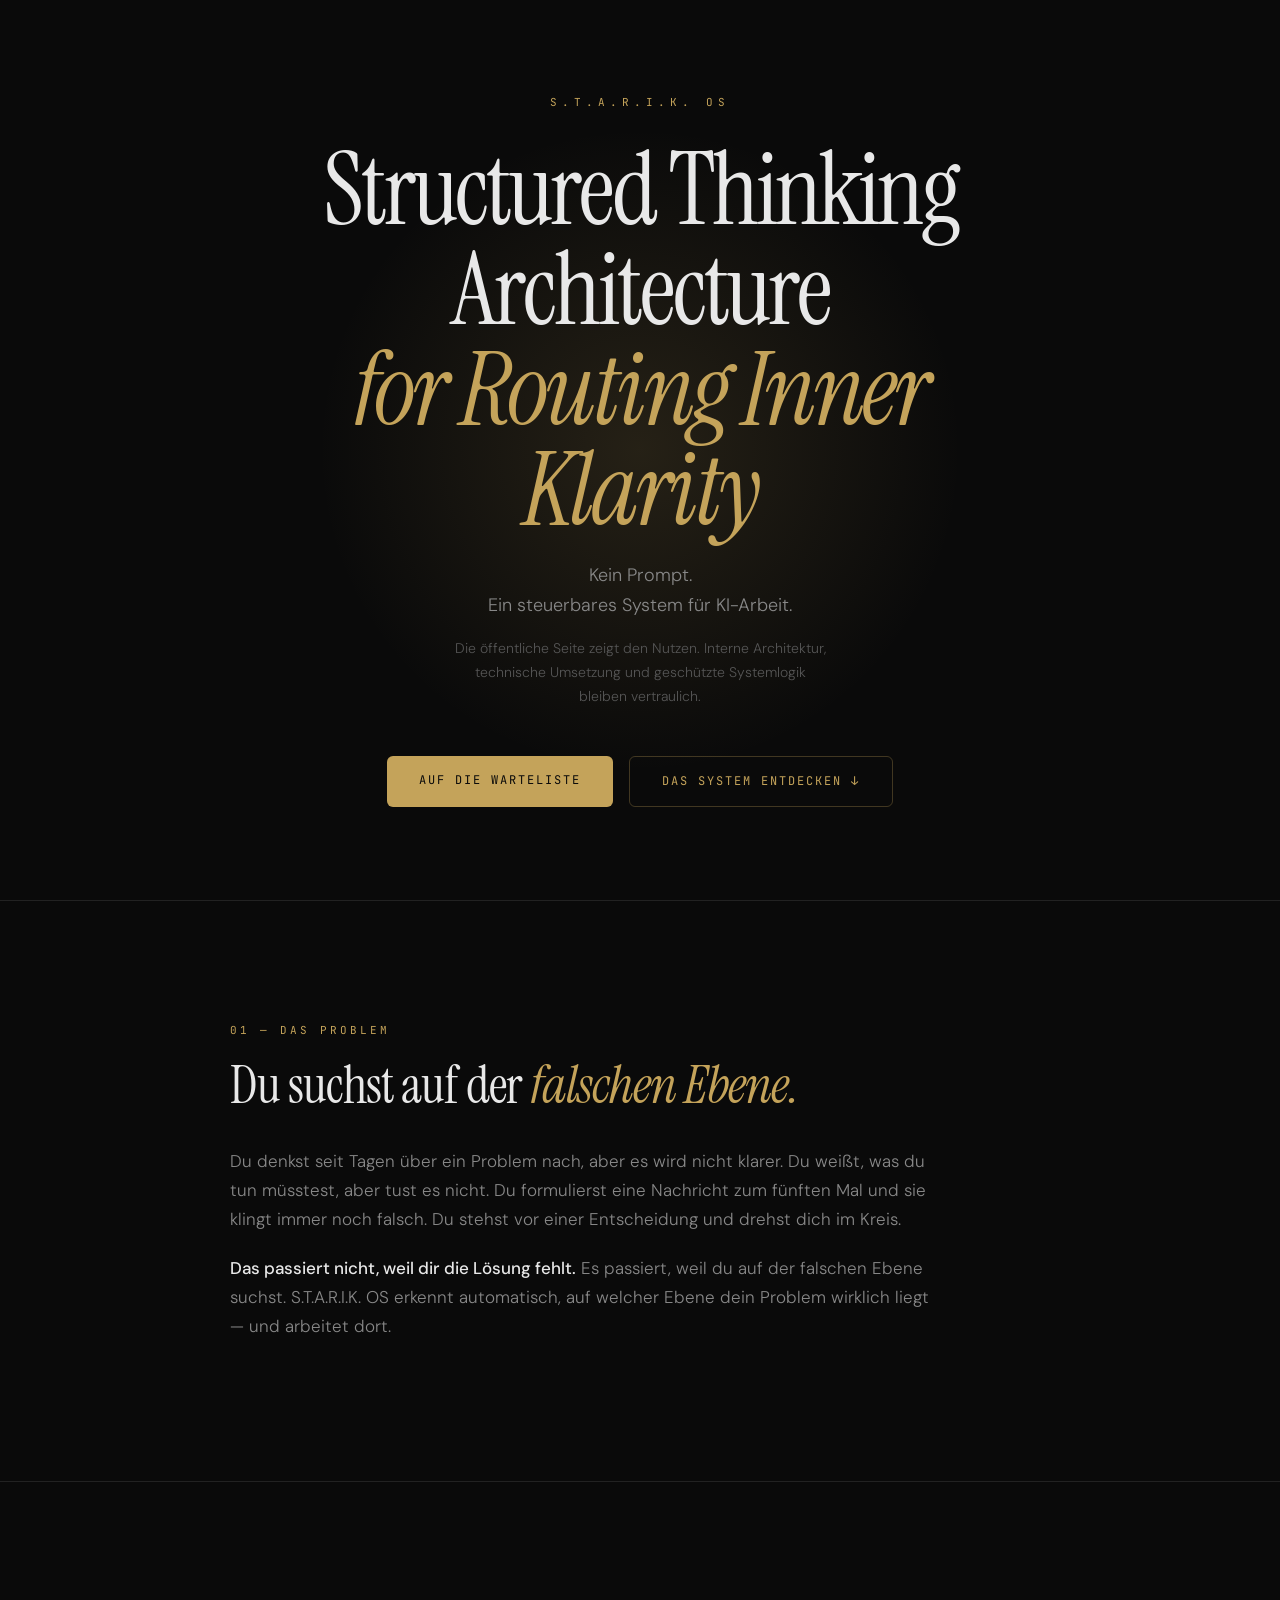
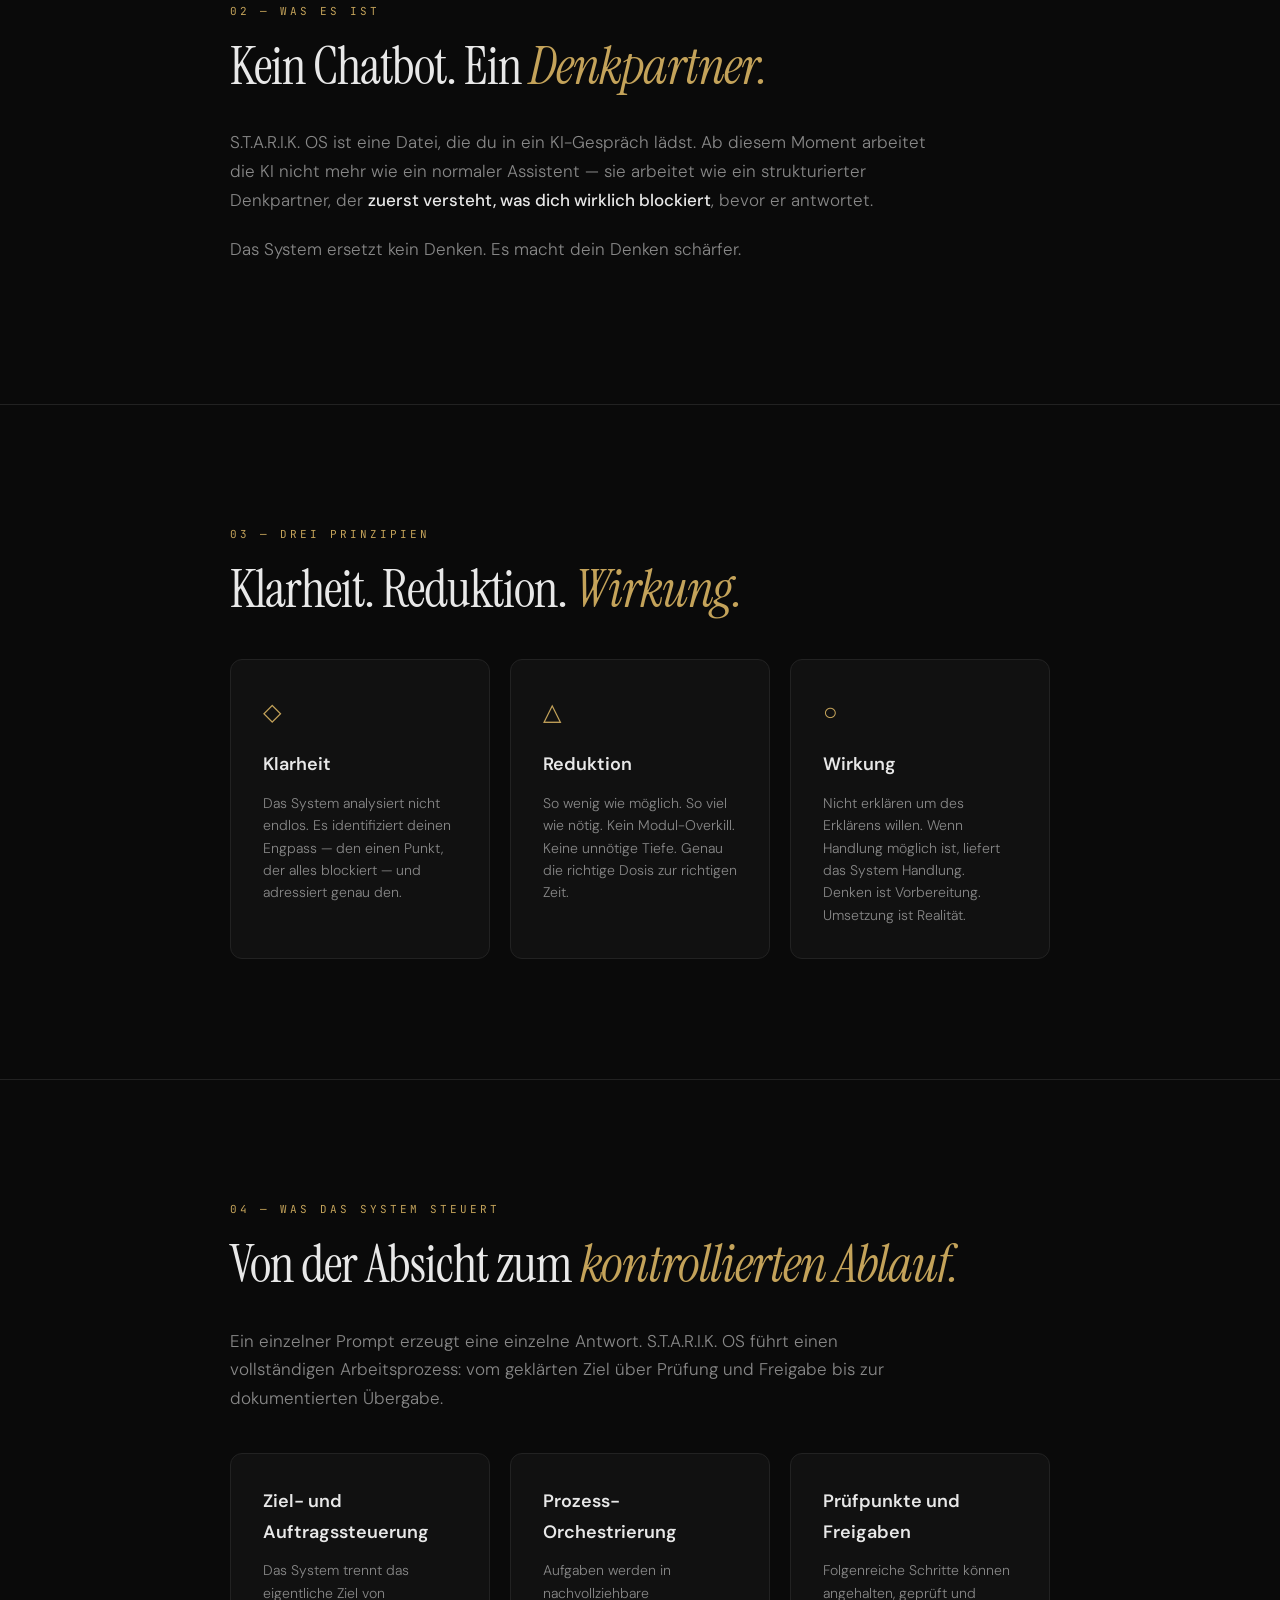
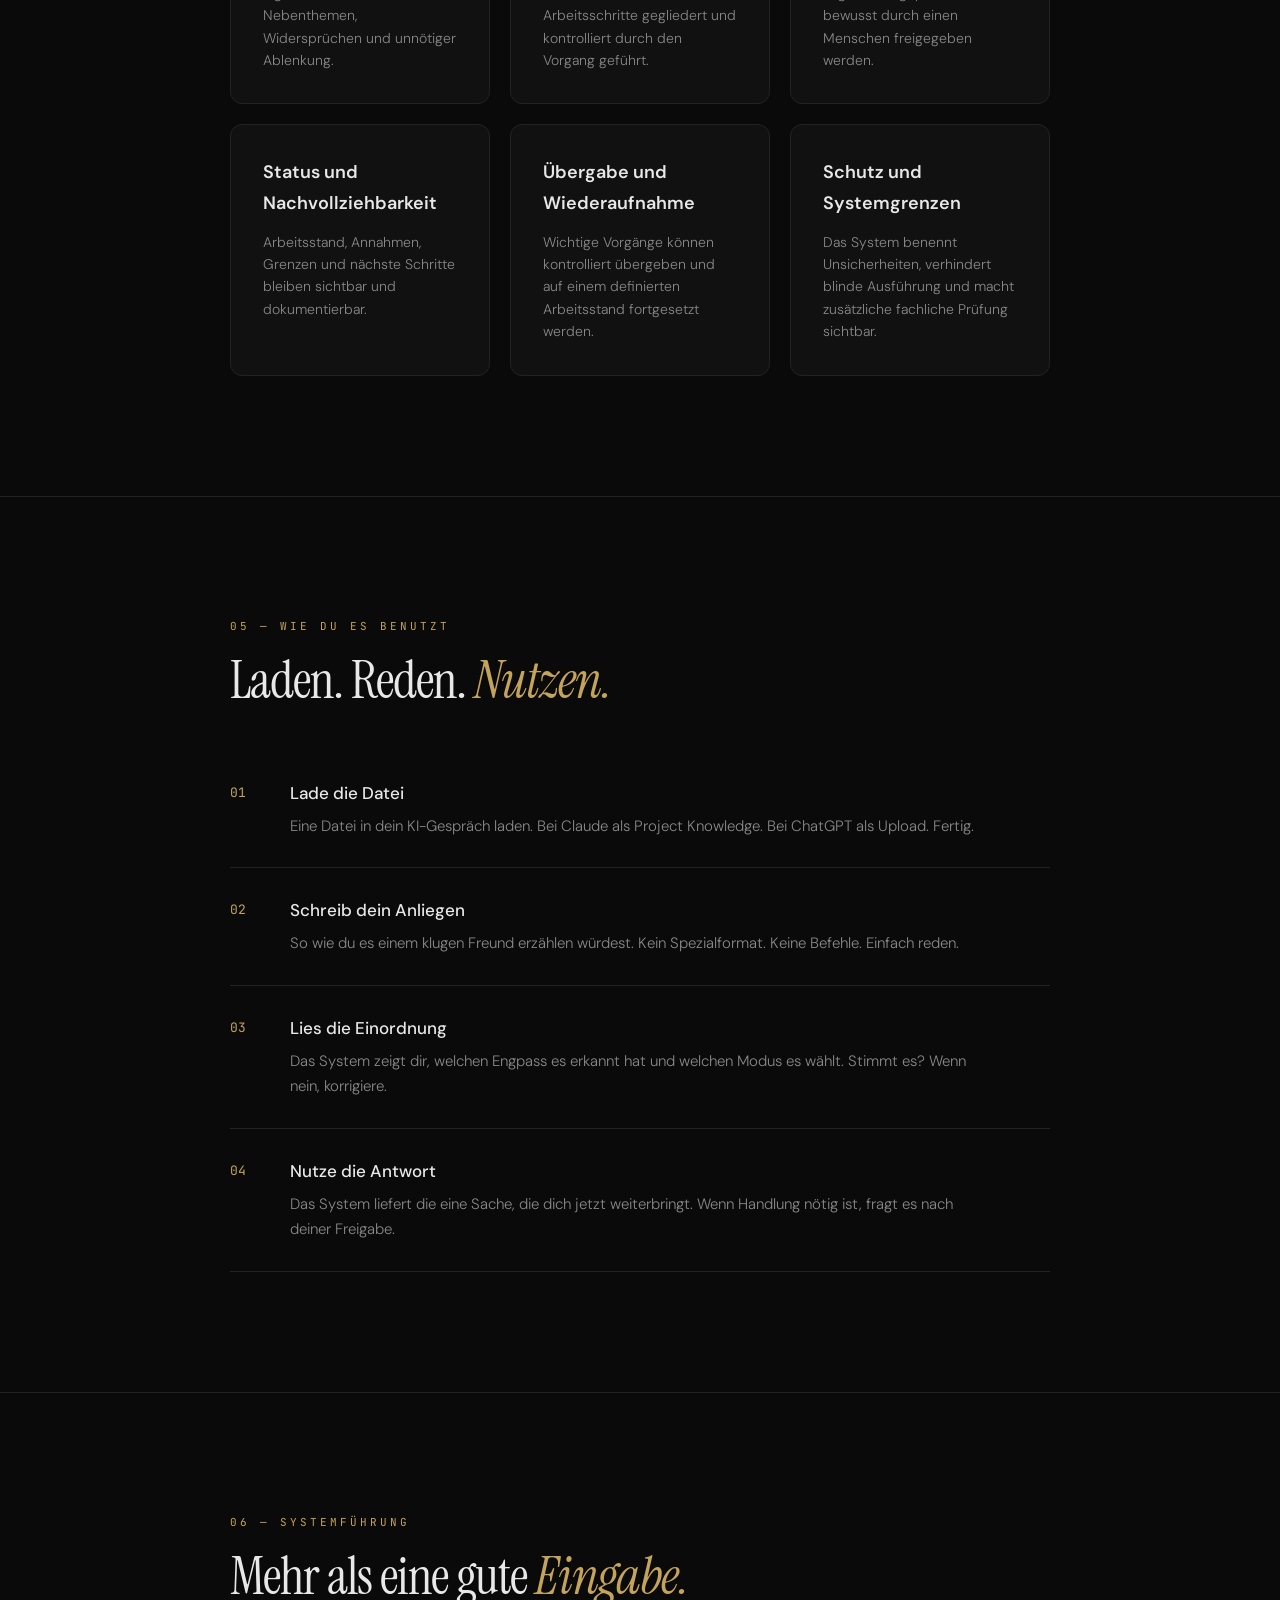
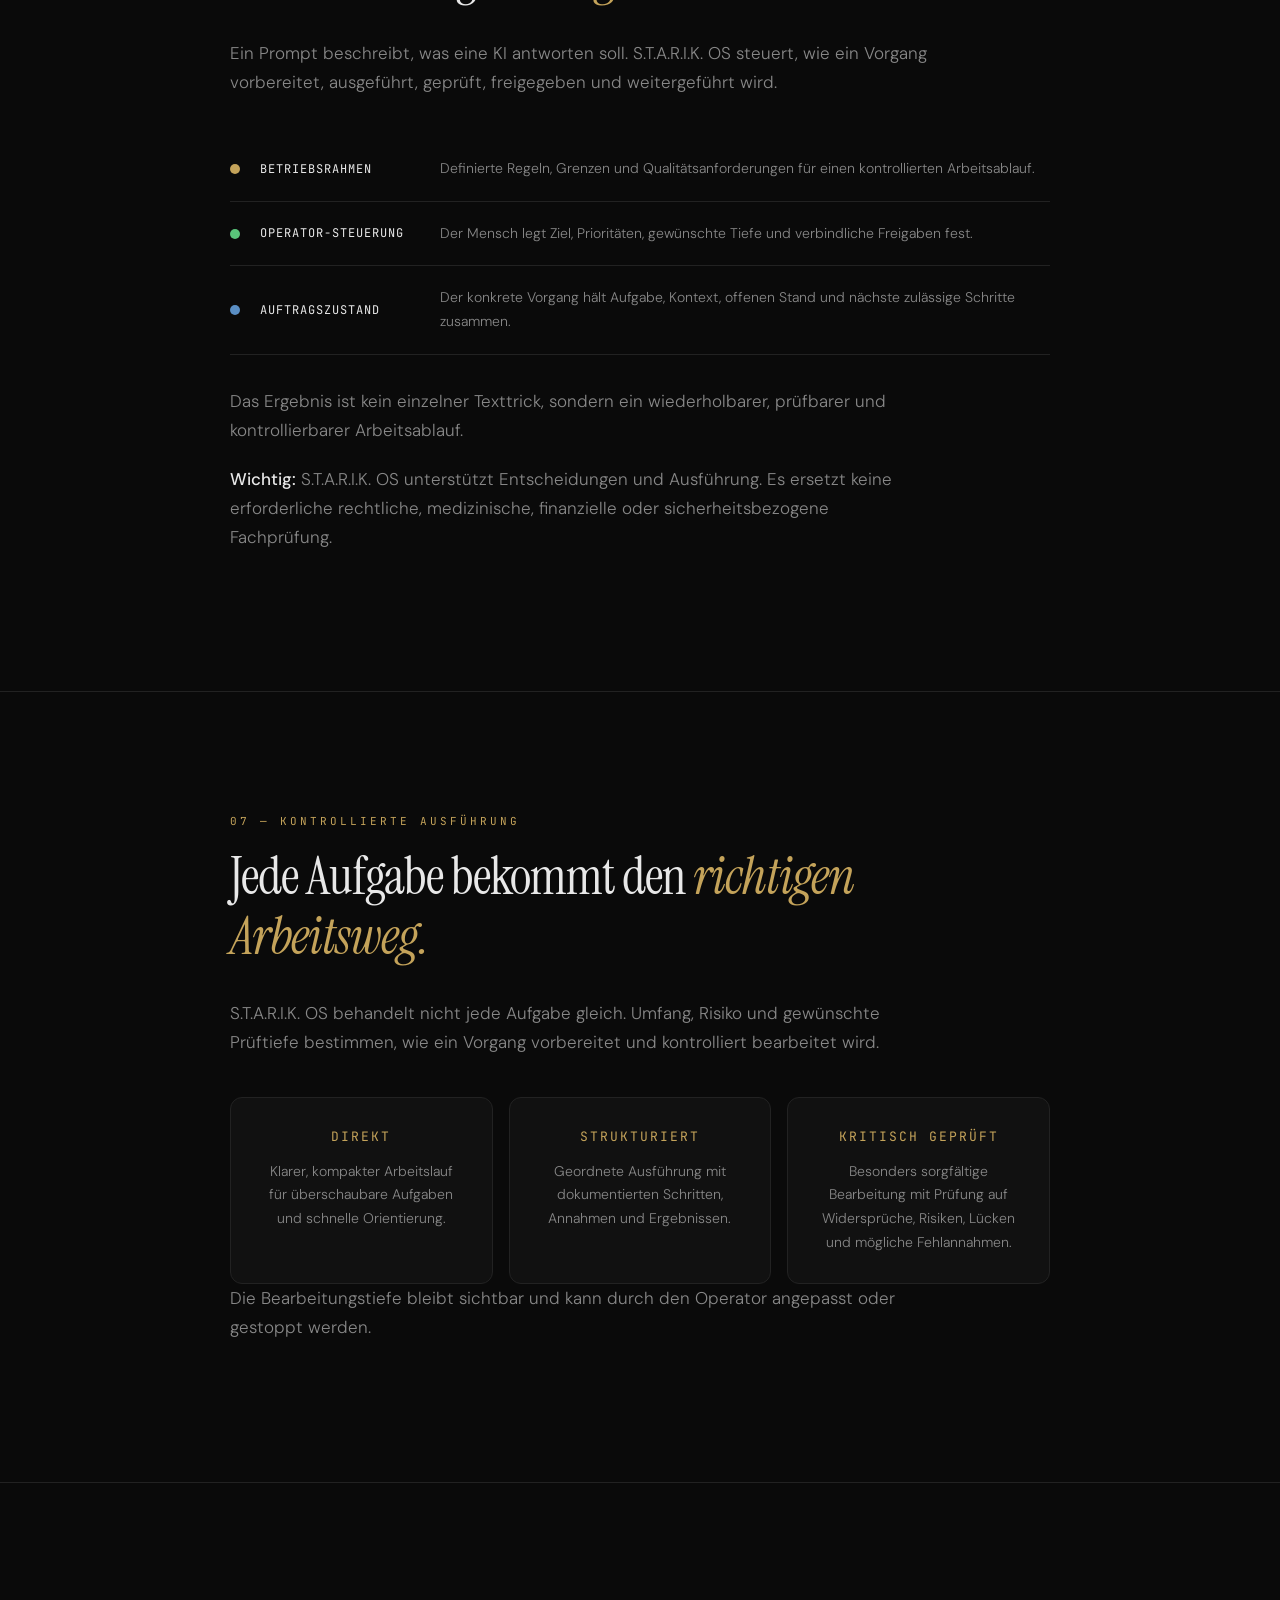
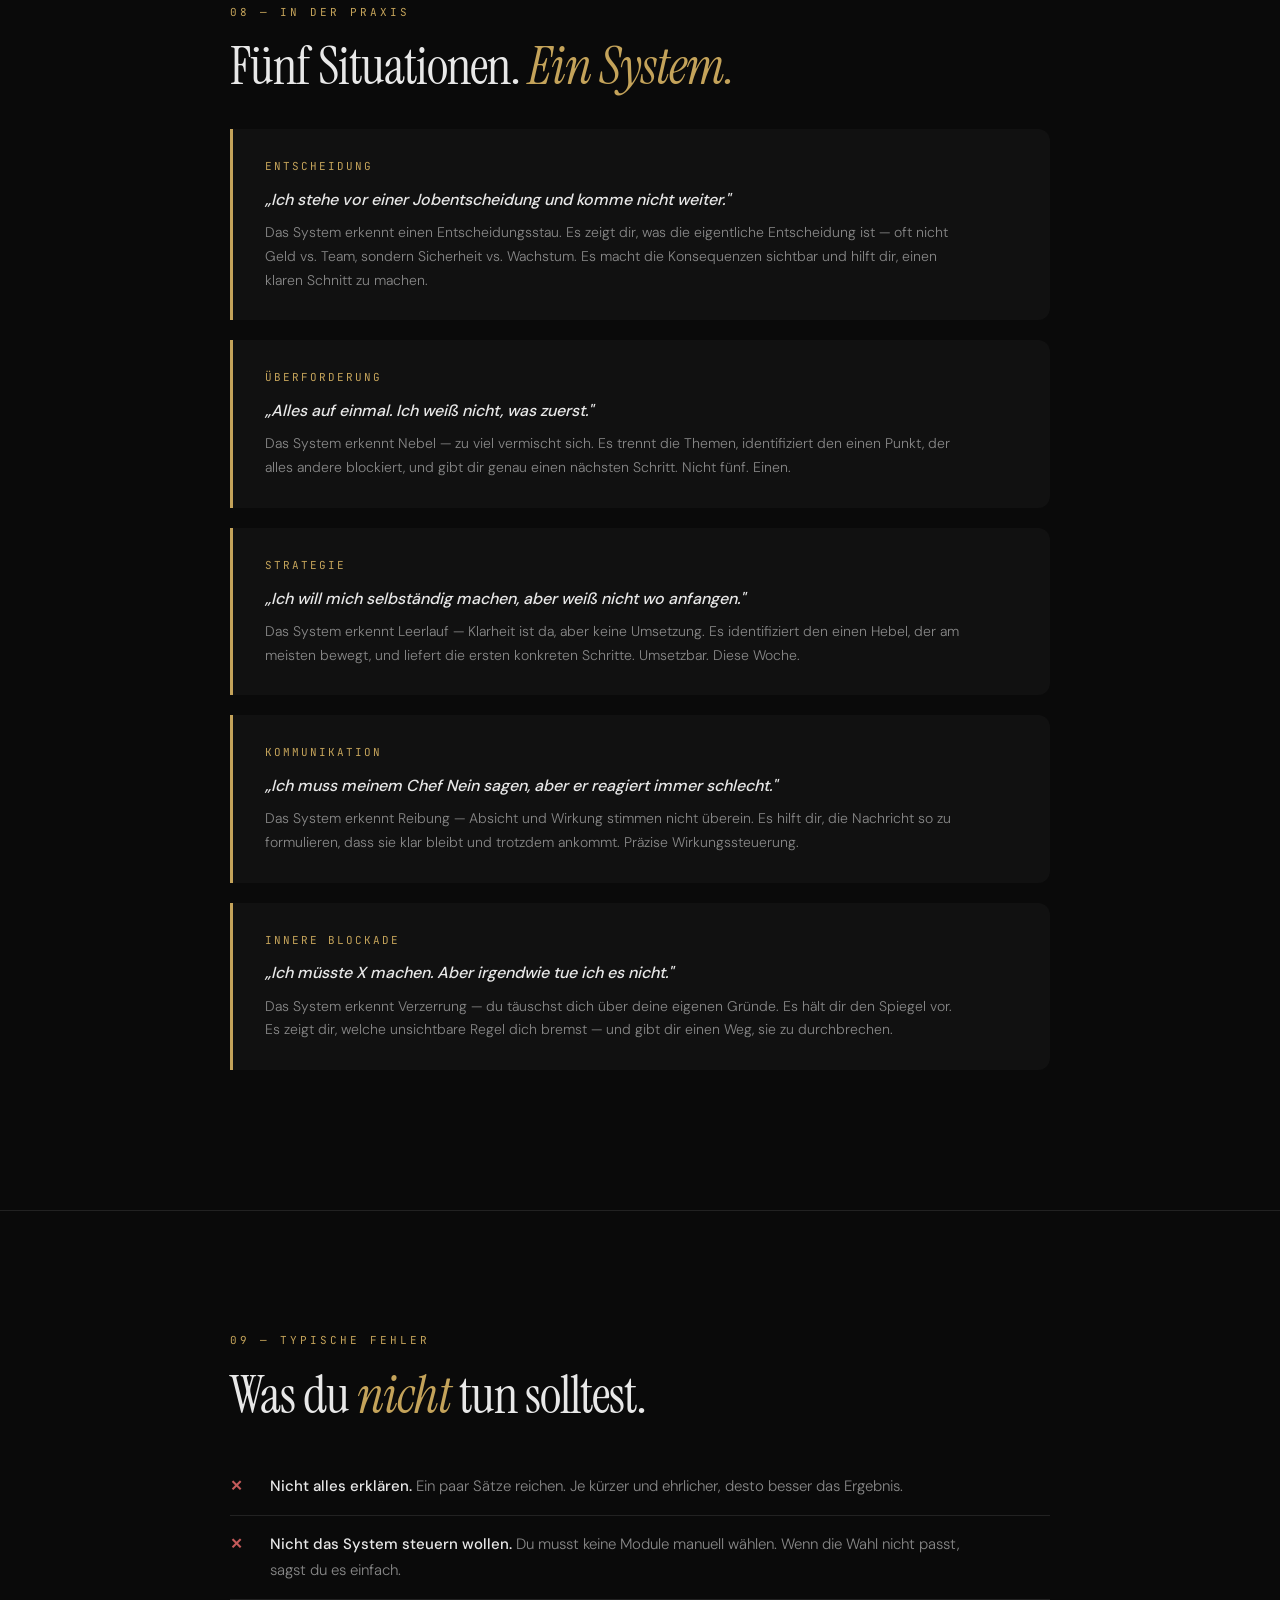
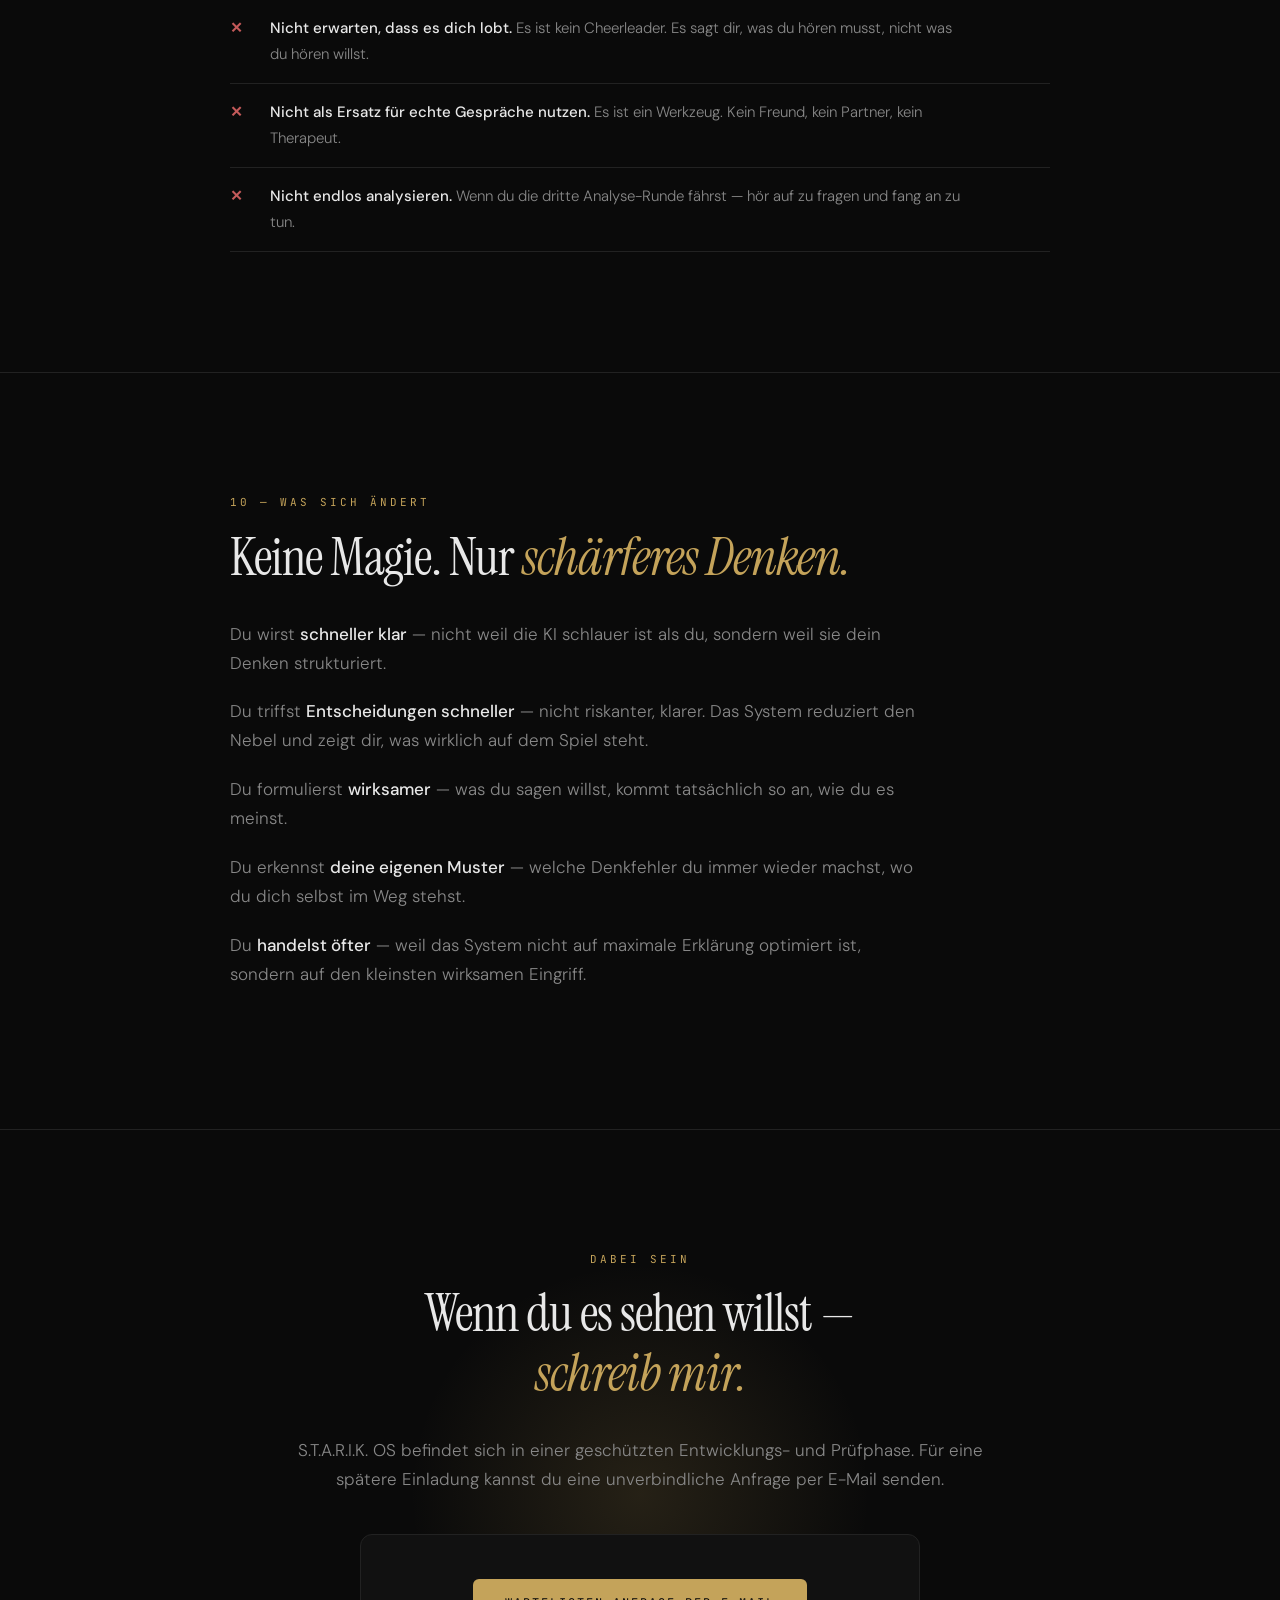
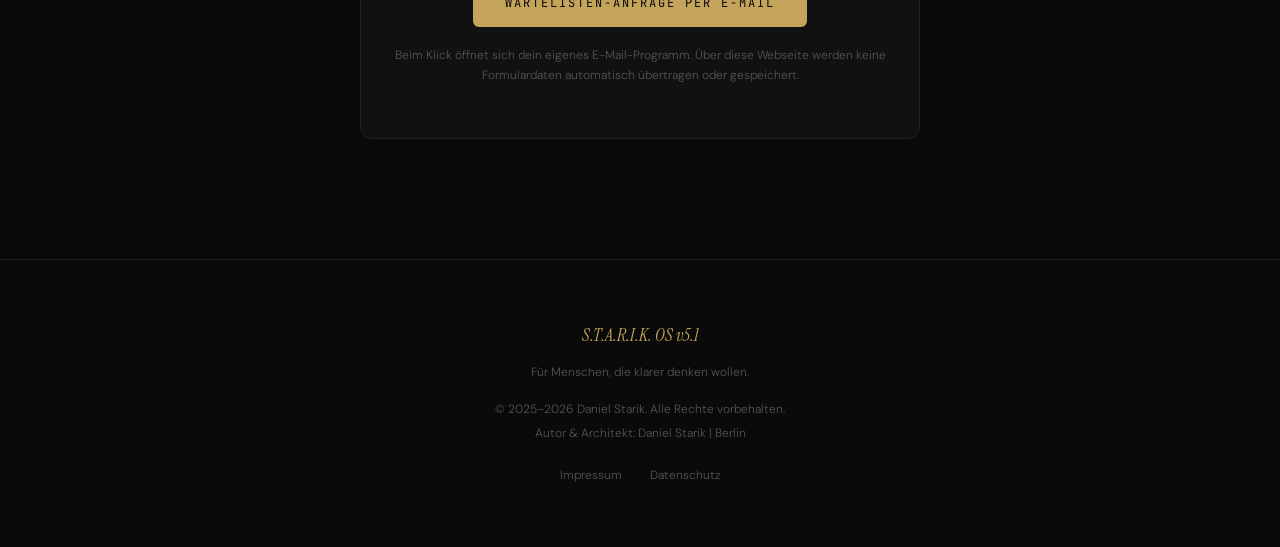
<file: index.html>
<!DOCTYPE html>
<html lang="de">
<head>
<meta charset="UTF-8">
<meta name="viewport" content="width=device-width, initial-scale=1.0">
<meta name="robots" content="noindex, nofollow, noarchive">
<title>S.T.A.R.I.K. OS — Klareres Denken. Schärfere Entscheidungen.</title>
<meta name="description" content="S.T.A.R.I.K. OS — Ein Betriebssystem für klareres Denken, schärfere Entscheidungen und präzisere Wirkung. Von Daniel Starik.">
<meta property="og:title" content="S.T.A.R.I.K. OS">
<meta property="og:description" content="Kein Chatbot. Ein Denkpartner. Strukturiertes Denken für Menschen, die weiterkommen wollen.">
<meta property="og:type" content="website">
<meta property="og:url" content="https://starik-os.github.io">
<link rel="icon" href="data:image/svg+xml,<svg xmlns='http://www.w3.org/2000/svg' viewBox='0 0 100 100'><text y='.9em' font-size='90'>◇</text></svg>">

<!-- SELF-HOSTED FONTS (DSGVO-konform, keine Google-Server-Verbindung) -->
<style>
@font-face {
  font-family: 'Instrument Serif';
  font-style: normal;
  font-weight: 400;
  font-display: swap;
  src: url('./fonts/instrument-serif-400.woff2') format('woff2');
}
@font-face {
  font-family: 'Instrument Serif';
  font-style: italic;
  font-weight: 400;
  font-display: swap;
  src: url('./fonts/instrument-serif-400-italic.woff2') format('woff2');
}
@font-face {
  font-family: 'DM Sans';
  font-style: normal;
  font-weight: 300;
  font-display: swap;
  src: url('./fonts/dm-sans-300.woff2') format('woff2');
}
@font-face {
  font-family: 'DM Sans';
  font-style: normal;
  font-weight: 400;
  font-display: swap;
  src: url('./fonts/dm-sans-400.woff2') format('woff2');
}
@font-face {
  font-family: 'DM Sans';
  font-style: normal;
  font-weight: 500;
  font-display: swap;
  src: url('./fonts/dm-sans-500.woff2') format('woff2');
}
@font-face {
  font-family: 'DM Sans';
  font-style: normal;
  font-weight: 600;
  font-display: swap;
  src: url('./fonts/dm-sans-600.woff2') format('woff2');
}
@font-face {
  font-family: 'DM Sans';
  font-style: normal;
  font-weight: 700;
  font-display: swap;
  src: url('./fonts/dm-sans-700.woff2') format('woff2');
}
@font-face {
  font-family: 'JetBrains Mono';
  font-style: normal;
  font-weight: 400;
  font-display: swap;
  src: url('./fonts/jetbrains-mono-400.woff2') format('woff2');
}
@font-face {
  font-family: 'JetBrains Mono';
  font-style: normal;
  font-weight: 500;
  font-display: swap;
  src: url('./fonts/jetbrains-mono-500.woff2') format('woff2');
}
@font-face {
  font-family: 'JetBrains Mono';
  font-style: normal;
  font-weight: 700;
  font-display: swap;
  src: url('./fonts/jetbrains-mono-700.woff2') format('woff2');
}
</style>

<style>
:root {
  --bg: #0a0a0a;
  --surface: #111111;
  --surface-2: #1a1a1a;
  --border: #222222;
  --text: #e8e8e8;
  --text-dim: #888888;
  --text-tiny: #555555;
  --accent: #c4a35a;
  --accent-glow: rgba(196,163,90,0.15);
  --accent-soft: rgba(196,163,90,0.08);
  --red: #c45a5a;
  --green: #5ac47a;
  --blue: #5a8ec4;
}

* { margin: 0; padding: 0; box-sizing: border-box; }
html { scroll-behavior: smooth; }

body {
  font-family: 'DM Sans', sans-serif;
  background: var(--bg);
  color: var(--text);
  line-height: 1.7;
  font-size: 16px;
  font-weight: 300;
  overflow-x: hidden;
}

.container { max-width: 900px; margin: 0 auto; padding: 0 40px; }

.hero {
  min-height: 100vh;
  display: flex;
  flex-direction: column;
  justify-content: center;
  align-items: center;
  text-align: center;
  position: relative;
  overflow: hidden;
}

.hero::before {
  content: '';
  position: absolute;
  top: 50%; left: 50%;
  transform: translate(-50%, -50%);
  width: 700px; height: 700px;
  background: radial-gradient(circle, var(--accent-glow) 0%, transparent 65%);
  pointer-events: none;
  animation: heroGlow 8s ease-in-out infinite;
}

@keyframes heroGlow {
  0%, 100% { opacity: 0.6; transform: translate(-50%, -50%) scale(1); }
  50% { opacity: 1; transform: translate(-50%, -50%) scale(1.08); }
}

.hero-label {
  font-family: 'JetBrains Mono', monospace;
  font-size: 11px; letter-spacing: 5px;
  text-transform: uppercase; color: var(--accent);
  margin-bottom: 28px;
  opacity: 0; animation: fadeUp 0.8s ease forwards 0.3s;
}

.hero h1 {
  font-family: 'Instrument Serif', serif;
  font-size: clamp(52px, 9vw, 100px);
  font-weight: 400; line-height: 1.0; letter-spacing: -3px;
  margin-bottom: 20px;
  opacity: 0; animation: fadeUp 0.8s ease forwards 0.5s;
}

.hero h1 em { font-style: italic; color: var(--accent); }

.hero-sub {
  font-size: 18px; color: var(--text-dim);
  max-width: 480px; margin: 0 auto 16px;
  opacity: 0; animation: fadeUp 0.8s ease forwards 0.7s;
}

.hero-claim {
  font-size: 14px; color: var(--text-tiny);
  max-width: 380px; margin: 0 auto;
  opacity: 0; animation: fadeUp 0.8s ease forwards 0.85s;
}

.hero-actions {
  display: flex; gap: 16px; margin-top: 48px;
  opacity: 0; animation: fadeUp 0.8s ease forwards 1.0s;
  flex-wrap: wrap; justify-content: center;
}

.btn {
  font-family: 'JetBrains Mono', monospace;
  font-size: 12px; letter-spacing: 2px;
  text-transform: uppercase; text-decoration: none;
  padding: 14px 32px; border-radius: 6px;
  cursor: pointer; transition: all 0.3s; border: none;
  display: inline-block;
}

.btn-primary { background: var(--accent); color: var(--bg); }
.btn-primary:hover {
  background: #d4b86a; transform: translateY(-2px);
  box-shadow: 0 8px 32px rgba(196,163,90,0.25);
}

.btn-ghost {
  background: transparent; color: var(--accent);
  border: 1px solid rgba(196,163,90,0.3);
}
.btn-ghost:hover {
  border-color: var(--accent); background: var(--accent-soft);
  transform: translateY(-2px);
}

section { padding: 120px 0; border-top: 1px solid var(--border); }

.section-number {
  font-family: 'JetBrains Mono', monospace;
  font-size: 11px; letter-spacing: 3px;
  text-transform: uppercase; color: var(--accent);
  margin-bottom: 16px;
}

section h2 {
  font-family: 'Instrument Serif', serif;
  font-size: clamp(32px, 5vw, 52px);
  font-weight: 400; line-height: 1.15; letter-spacing: -1px;
  margin-bottom: 32px;
}

section h2 em { font-style: italic; color: var(--accent); }
section p { color: var(--text-dim); font-size: 17px; margin-bottom: 20px; max-width: 700px; }
section p strong { color: var(--text); font-weight: 500; }

.card-grid { display: grid; grid-template-columns: repeat(auto-fit, minmax(250px, 1fr)); gap: 20px; margin-top: 40px; }

.card {
  background: var(--surface); border: 1px solid var(--border);
  border-radius: 12px; padding: 32px; transition: all 0.3s;
}
.card:hover { border-color: var(--accent); transform: translateY(-3px); }
.card-icon { font-size: 24px; color: var(--accent); margin-bottom: 16px; }
.card h3 { font-family: 'DM Sans', sans-serif; font-size: 18px; font-weight: 600; margin-bottom: 12px; }
.card p { font-size: 14px; color: var(--text-dim); line-height: 1.6; margin-bottom: 0; }

.steps { margin-top: 40px; }
.step { display: flex; gap: 24px; padding: 28px 0; border-bottom: 1px solid var(--border); }
.step-num { font-family: 'JetBrains Mono', monospace; font-size: 13px; color: var(--accent); min-width: 36px; padding-top: 3px; }
.step h3 { font-size: 17px; font-weight: 500; margin-bottom: 6px; }
.step p { font-size: 15px; color: var(--text-dim); margin-bottom: 0; }

.example {
  background: var(--surface); border-left: 3px solid var(--accent);
  padding: 28px 32px; margin: 20px 0; border-radius: 0 12px 12px 0;
}
.example-label { font-family: 'JetBrains Mono', monospace; font-size: 11px; letter-spacing: 2px; color: var(--accent); text-transform: uppercase; margin-bottom: 10px; }
.example h4 { font-size: 16px; font-weight: 500; margin-bottom: 8px; font-style: italic; }
.example p { font-size: 14px; color: var(--text-dim); margin-bottom: 0; }

.mode-grid { display: grid; grid-template-columns: repeat(3, 1fr); gap: 16px; margin-top: 40px; }
.mode-card { background: var(--surface); border: 1px solid var(--border); border-radius: 12px; padding: 28px; text-align: center; transition: all 0.3s; }
.mode-card:hover { border-color: var(--accent); transform: translateY(-2px); }
.mode-name { font-family: 'JetBrains Mono', monospace; font-size: 13px; letter-spacing: 2px; color: var(--accent); margin-bottom: 12px; }
.mode-desc { font-size: 14px; color: var(--text-dim); }

.profile-stack { margin-top: 40px; }
.profile-layer { display: flex; align-items: center; gap: 20px; padding: 20px 0; border-bottom: 1px solid var(--border); }
.profile-dot { width: 10px; height: 10px; border-radius: 50%; flex-shrink: 0; }
.profile-dot.foundation { background: var(--accent); }
.profile-dot.preferences { background: var(--green); }
.profile-dot.contextual { background: var(--blue); }
.profile-label { font-family: 'JetBrains Mono', monospace; font-size: 12px; letter-spacing: 1px; min-width: 160px; color: var(--text); }
.profile-desc { font-size: 14px; color: var(--text-dim); }

.dont-list { margin-top: 32px; }
.dont-item { display: flex; gap: 16px; padding: 16px 0; border-bottom: 1px solid var(--border); align-items: flex-start; }
.dont-x { color: var(--red); font-weight: 600; font-size: 15px; min-width: 24px; }
.dont-item p { font-size: 15px; margin-bottom: 0; }

.cta-section { text-align: center; position: relative; overflow: hidden; }
.cta-section::before {
  content: ''; position: absolute; top: 50%; left: 50%;
  transform: translate(-50%, -50%); width: 500px; height: 500px;
  background: radial-gradient(circle, var(--accent-glow) 0%, transparent 65%);
  pointer-events: none;
}
.cta-section h2 { margin-left: auto; margin-right: auto; }
.cta-section p { margin-left: auto; margin-right: auto; text-align: center; }

.contact-box {
  max-width: 560px;
  margin: 40px auto 0;
  padding: 32px;
  background: var(--surface);
  border: 1px solid var(--border);
  border-radius: 12px;
}
.contact-box .btn { margin-top: 12px; }
.contact-note {
  font-size: 12px;
  color: var(--text-tiny);
  margin-top: 18px;
  text-align: center;
}

.footer { padding: 60px 0; text-align: center; border-top: 1px solid var(--border); }
.footer-sig { font-family: 'Instrument Serif', serif; font-style: italic; font-size: 18px; color: var(--accent); margin-bottom: 12px; }
.footer p { color: var(--text-tiny); font-size: 12px; margin-bottom: 4px; }
.footer-links { margin-top: 16px; }
.footer-links a {
  color: var(--text-tiny); font-size: 12px;
  text-decoration: none; margin: 0 12px;
  transition: color 0.3s;
}
.footer-links a:hover { color: var(--accent); }

@keyframes fadeUp {
  from { opacity: 0; transform: translateY(24px); }
  to { opacity: 1; transform: translateY(0); }
}

.reveal { opacity: 0; transform: translateY(30px); transition: opacity 0.7s ease, transform 0.7s ease; }
.reveal.visible { opacity: 1; transform: translateY(0); }

@media (max-width: 768px) {
  .container { padding: 0 24px; }
  section { padding: 80px 0; }
  .step { flex-direction: column; gap: 8px; }
  .hero h1 { letter-spacing: -1px; }
  .hero-actions { flex-direction: column; align-items: center; }
  .mode-grid { grid-template-columns: 1fr; }
  .profile-layer { flex-wrap: wrap; }
  .profile-label { min-width: auto; }
}
</style>
</head>
<body>

<div class="hero">
  <div class="container">
    <div class="hero-label">S.T.A.R.I.K. OS</div>
    <h1>Structured Thinking Architecture<br><em>for Routing Inner Klarity</em></h1>
    <p class="hero-sub">Kein Prompt.<br>Ein steuerbares System für KI-Arbeit.</p>
    <p class="hero-claim">Die öffentliche Seite zeigt den Nutzen. Interne Architektur,<br>technische Umsetzung und geschützte Systemlogik bleiben vertraulich.</p>
    <div class="hero-actions">
      <a href="#warteliste" class="btn btn-primary">Auf die Warteliste</a>
      <a href="#system" class="btn btn-ghost">Das System entdecken ↓</a>
    </div>
  </div>
</div>

<section id="system">
  <div class="container reveal">
    <div class="section-number">01 — Das Problem</div>
    <h2>Du suchst auf der <em>falschen Ebene.</em></h2>
    <p>Du denkst seit Tagen über ein Problem nach, aber es wird nicht klarer. Du weißt, was du tun müsstest, aber tust es nicht. Du formulierst eine Nachricht zum fünften Mal und sie klingt immer noch falsch. Du stehst vor einer Entscheidung und drehst dich im Kreis.</p>
    <p><strong>Das passiert nicht, weil dir die Lösung fehlt.</strong> Es passiert, weil du auf der falschen Ebene suchst. S.T.A.R.I.K. OS erkennt automatisch, auf welcher Ebene dein Problem wirklich liegt — und arbeitet dort.</p>
  </div>
</section>

<section>
  <div class="container reveal">
    <div class="section-number">02 — Was es ist</div>
    <h2>Kein Chatbot. Ein <em>Denkpartner.</em></h2>
    <p>S.T.A.R.I.K. OS ist eine Datei, die du in ein KI-Gespräch lädst. Ab diesem Moment arbeitet die KI nicht mehr wie ein normaler Assistent — sie arbeitet wie ein strukturierter Denkpartner, der <strong>zuerst versteht, was dich wirklich blockiert</strong>, bevor er antwortet.</p>
    <p>Das System ersetzt kein Denken. Es macht dein Denken schärfer.</p>
  </div>
</section>

<section>
  <div class="container reveal">
    <div class="section-number">03 — Drei Prinzipien</div>
    <h2>Klarheit. Reduktion. <em>Wirkung.</em></h2>
    <div class="card-grid">
      <div class="card">
        <div class="card-icon">◇</div>
        <h3>Klarheit</h3>
        <p>Das System analysiert nicht endlos. Es identifiziert deinen Engpass — den einen Punkt, der alles blockiert — und adressiert genau den.</p>
      </div>
      <div class="card">
        <div class="card-icon">△</div>
        <h3>Reduktion</h3>
        <p>So wenig wie möglich. So viel wie nötig. Kein Modul-Overkill. Keine unnötige Tiefe. Genau die richtige Dosis zur richtigen Zeit.</p>
      </div>
      <div class="card">
        <div class="card-icon">○</div>
        <h3>Wirkung</h3>
        <p>Nicht erklären um des Erklärens willen. Wenn Handlung möglich ist, liefert das System Handlung. Denken ist Vorbereitung. Umsetzung ist Realität.</p>
      </div>
    </div>
  </div>
</section>

<section>
  <div class="container reveal">
    <div class="section-number">04 — Was das System steuert</div>
    <h2>Von der Absicht zum <em>kontrollierten Ablauf.</em></h2>
    <p>Ein einzelner Prompt erzeugt eine einzelne Antwort. S.T.A.R.I.K. OS führt einen vollständigen Arbeitsprozess: vom geklärten Ziel über Prüfung und Freigabe bis zur dokumentierten Übergabe.</p>
    <div class="card-grid" style="margin-top: 40px;">
      <div class="card"><h3>Ziel- und Auftragssteuerung</h3><p>Das System trennt das eigentliche Ziel von Nebenthemen, Widersprüchen und unnötiger Ablenkung.</p></div>
      <div class="card"><h3>Prozess-Orchestrierung</h3><p>Aufgaben werden in nachvollziehbare Arbeitsschritte gegliedert und kontrolliert durch den Vorgang geführt.</p></div>
      <div class="card"><h3>Prüfpunkte und Freigaben</h3><p>Folgenreiche Schritte können angehalten, geprüft und bewusst durch einen Menschen freigegeben werden.</p></div>
      <div class="card"><h3>Status und Nachvollziehbarkeit</h3><p>Arbeitsstand, Annahmen, Grenzen und nächste Schritte bleiben sichtbar und dokumentierbar.</p></div>
      <div class="card"><h3>Übergabe und Wiederaufnahme</h3><p>Wichtige Vorgänge können kontrolliert übergeben und auf einem definierten Arbeitsstand fortgesetzt werden.</p></div>
      <div class="card"><h3>Schutz und Systemgrenzen</h3><p>Das System benennt Unsicherheiten, verhindert blinde Ausführung und macht zusätzliche fachliche Prüfung sichtbar.</p></div>
    </div>
  </div>
</section>

<section>
  <div class="container reveal">
    <div class="section-number">05 — Wie du es benutzt</div>
    <h2>Laden. Reden. <em>Nutzen.</em></h2>
    <div class="steps">
      <div class="step"><div class="step-num">01</div><div><h3>Lade die Datei</h3><p>Eine Datei in dein KI-Gespräch laden. Bei Claude als Project Knowledge. Bei ChatGPT als Upload. Fertig.</p></div></div>
      <div class="step"><div class="step-num">02</div><div><h3>Schreib dein Anliegen</h3><p>So wie du es einem klugen Freund erzählen würdest. Kein Spezialformat. Keine Befehle. Einfach reden.</p></div></div>
      <div class="step"><div class="step-num">03</div><div><h3>Lies die Einordnung</h3><p>Das System zeigt dir, welchen Engpass es erkannt hat und welchen Modus es wählt. Stimmt es? Wenn nein, korrigiere.</p></div></div>
      <div class="step"><div class="step-num">04</div><div><h3>Nutze die Antwort</h3><p>Das System liefert die eine Sache, die dich jetzt weiterbringt. Wenn Handlung nötig ist, fragt es nach deiner Freigabe.</p></div></div>
    </div>
  </div>
</section>

<section>
  <div class="container reveal">
    <div class="section-number">06 — Systemführung</div>
    <h2>Mehr als eine gute <em>Eingabe.</em></h2>
    <p>Ein Prompt beschreibt, was eine KI antworten soll. S.T.A.R.I.K. OS steuert, wie ein Vorgang vorbereitet, ausgeführt, geprüft, freigegeben und weitergeführt wird.</p>
    <div class="profile-stack">
      <div class="profile-layer"><div class="profile-dot foundation"></div><div class="profile-label">BETRIEBSRAHMEN</div><div class="profile-desc">Definierte Regeln, Grenzen und Qualitätsanforderungen für einen kontrollierten Arbeitsablauf.</div></div>
      <div class="profile-layer"><div class="profile-dot preferences"></div><div class="profile-label">OPERATOR-STEUERUNG</div><div class="profile-desc">Der Mensch legt Ziel, Prioritäten, gewünschte Tiefe und verbindliche Freigaben fest.</div></div>
      <div class="profile-layer"><div class="profile-dot contextual"></div><div class="profile-label">AUFTRAGSZUSTAND</div><div class="profile-desc">Der konkrete Vorgang hält Aufgabe, Kontext, offenen Stand und nächste zulässige Schritte zusammen.</div></div>
    </div>
    <p style="margin-top: 32px;">Das Ergebnis ist kein einzelner Texttrick, sondern ein wiederholbarer, prüfbarer und kontrollierbarer Arbeitsablauf.</p>
    <p><strong>Wichtig:</strong> S.T.A.R.I.K. OS unterstützt Entscheidungen und Ausführung. Es ersetzt keine erforderliche rechtliche, medizinische, finanzielle oder sicherheitsbezogene Fachprüfung.</p>
  </div>
</section>

<section>
  <div class="container reveal">
    <div class="section-number">07 — Kontrollierte Ausführung</div>
    <h2>Jede Aufgabe bekommt den <em>richtigen Arbeitsweg.</em></h2>
    <p>S.T.A.R.I.K. OS behandelt nicht jede Aufgabe gleich. Umfang, Risiko und gewünschte Prüftiefe bestimmen, wie ein Vorgang vorbereitet und kontrolliert bearbeitet wird.</p>
    <div class="mode-grid">
      <div class="mode-card"><div class="mode-name">DIREKT</div><div class="mode-desc">Klarer, kompakter Arbeitslauf für überschaubare Aufgaben und schnelle Orientierung.</div></div>
      <div class="mode-card"><div class="mode-name">STRUKTURIERT</div><div class="mode-desc">Geordnete Ausführung mit dokumentierten Schritten, Annahmen und Ergebnissen.</div></div>
      <div class="mode-card"><div class="mode-name">KRITISCH GEPRÜFT</div><div class="mode-desc">Besonders sorgfältige Bearbeitung mit Prüfung auf Widersprüche, Risiken, Lücken und mögliche Fehlannahmen.</div></div>
    </div>
    <p>Die Bearbeitungstiefe bleibt sichtbar und kann durch den Operator angepasst oder gestoppt werden.</p>
  </div>
</section>

<section>
  <div class="container reveal">
    <div class="section-number">08 — In der Praxis</div>
    <h2>Fünf Situationen. <em>Ein System.</em></h2>
    <div class="example"><div class="example-label">Entscheidung</div><h4>„Ich stehe vor einer Jobentscheidung und komme nicht weiter."</h4><p>Das System erkennt einen Entscheidungsstau. Es zeigt dir, was die eigentliche Entscheidung ist — oft nicht Geld vs. Team, sondern Sicherheit vs. Wachstum. Es macht die Konsequenzen sichtbar und hilft dir, einen klaren Schnitt zu machen.</p></div>
    <div class="example"><div class="example-label">Überforderung</div><h4>„Alles auf einmal. Ich weiß nicht, was zuerst."</h4><p>Das System erkennt Nebel — zu viel vermischt sich. Es trennt die Themen, identifiziert den einen Punkt, der alles andere blockiert, und gibt dir genau einen nächsten Schritt. Nicht fünf. Einen.</p></div>
    <div class="example"><div class="example-label">Strategie</div><h4>„Ich will mich selbständig machen, aber weiß nicht wo anfangen."</h4><p>Das System erkennt Leerlauf — Klarheit ist da, aber keine Umsetzung. Es identifiziert den einen Hebel, der am meisten bewegt, und liefert die ersten konkreten Schritte. Umsetzbar. Diese Woche.</p></div>
    <div class="example"><div class="example-label">Kommunikation</div><h4>„Ich muss meinem Chef Nein sagen, aber er reagiert immer schlecht."</h4><p>Das System erkennt Reibung — Absicht und Wirkung stimmen nicht überein. Es hilft dir, die Nachricht so zu formulieren, dass sie klar bleibt und trotzdem ankommt. Präzise Wirkungssteuerung.</p></div>
    <div class="example"><div class="example-label">Innere Blockade</div><h4>„Ich müsste X machen. Aber irgendwie tue ich es nicht."</h4><p>Das System erkennt Verzerrung — du täuschst dich über deine eigenen Gründe. Es hält dir den Spiegel vor. Es zeigt dir, welche unsichtbare Regel dich bremst — und gibt dir einen Weg, sie zu durchbrechen.</p></div>
  </div>
</section>

<section>
  <div class="container reveal">
    <div class="section-number">09 — Typische Fehler</div>
    <h2>Was du <em>nicht</em> tun solltest.</h2>
    <div class="dont-list">
      <div class="dont-item"><div class="dont-x">✕</div><p><strong>Nicht alles erklären.</strong> Ein paar Sätze reichen. Je kürzer und ehrlicher, desto besser das Ergebnis.</p></div>
      <div class="dont-item"><div class="dont-x">✕</div><p><strong>Nicht das System steuern wollen.</strong> Du musst keine Module manuell wählen. Wenn die Wahl nicht passt, sagst du es einfach.</p></div>
      <div class="dont-item"><div class="dont-x">✕</div><p><strong>Nicht erwarten, dass es dich lobt.</strong> Es ist kein Cheerleader. Es sagt dir, was du hören musst, nicht was du hören willst.</p></div>
      <div class="dont-item"><div class="dont-x">✕</div><p><strong>Nicht als Ersatz für echte Gespräche nutzen.</strong> Es ist ein Werkzeug. Kein Freund, kein Partner, kein Therapeut.</p></div>
      <div class="dont-item"><div class="dont-x">✕</div><p><strong>Nicht endlos analysieren.</strong> Wenn du die dritte Analyse-Runde fährst — hör auf zu fragen und fang an zu tun.</p></div>
    </div>
  </div>
</section>

<section>
  <div class="container reveal">
    <div class="section-number">10 — Was sich ändert</div>
    <h2>Keine Magie. Nur <em>schärferes Denken.</em></h2>
    <p>Du wirst <strong>schneller klar</strong> — nicht weil die KI schlauer ist als du, sondern weil sie dein Denken strukturiert.</p>
    <p>Du triffst <strong>Entscheidungen schneller</strong> — nicht riskanter, klarer. Das System reduziert den Nebel und zeigt dir, was wirklich auf dem Spiel steht.</p>
    <p>Du formulierst <strong>wirksamer</strong> — was du sagen willst, kommt tatsächlich so an, wie du es meinst.</p>
    <p>Du erkennst <strong>deine eigenen Muster</strong> — welche Denkfehler du immer wieder machst, wo du dich selbst im Weg stehst.</p>
    <p>Du <strong>handelst öfter</strong> — weil das System nicht auf maximale Erklärung optimiert ist, sondern auf den kleinsten wirksamen Eingriff.</p>
  </div>
</section>

<section class="cta-section" id="warteliste">
  <div class="container reveal">
    <div class="section-number">Dabei sein</div>
    <h2>Wenn du es sehen willst —<br><em>schreib mir.</em></h2>
    <p>S.T.A.R.I.K. OS befindet sich in einer geschützten Entwicklungs- und Prüfphase. Für eine spätere Einladung kannst du eine unverbindliche Anfrage per E-Mail senden.</p>
    <div class="contact-box">
      <a class="btn btn-primary" href="mailto:starik.os.zugang@gmail.com?subject=STARIK%20OS%20Wartelisten-Anfrage">Wartelisten-Anfrage per E-Mail</a>
      <p class="contact-note">Beim Klick öffnet sich dein eigenes E-Mail-Programm. Über diese Webseite werden keine Formulardaten automatisch übertragen oder gespeichert.</p>
    </div>
  </div>
</section>

<div class="footer">
  <div class="container">
    <div class="footer-sig">S.T.A.R.I.K. OS v5.1</div>
    <p>Für Menschen, die klarer denken wollen.</p>
    <p style="margin-top: 16px;">© 2025–2026 Daniel Starik. Alle Rechte vorbehalten.</p>
    <p>Autor & Architekt: Daniel Starik | Berlin</p>
    <div class="footer-links">
      <a href="impressum.html">Impressum</a>
      <a href="datenschutz.html">Datenschutz</a>
    </div>
  </div>
</div>

<script>
const observer = new IntersectionObserver((entries) => {
  entries.forEach(entry => {
    if (entry.isIntersecting) entry.target.classList.add('visible');
  });
}, { threshold: 0.15 });
document.querySelectorAll('.reveal').forEach(el => observer.observe(el));
</script>
</body>
</html>
</file>
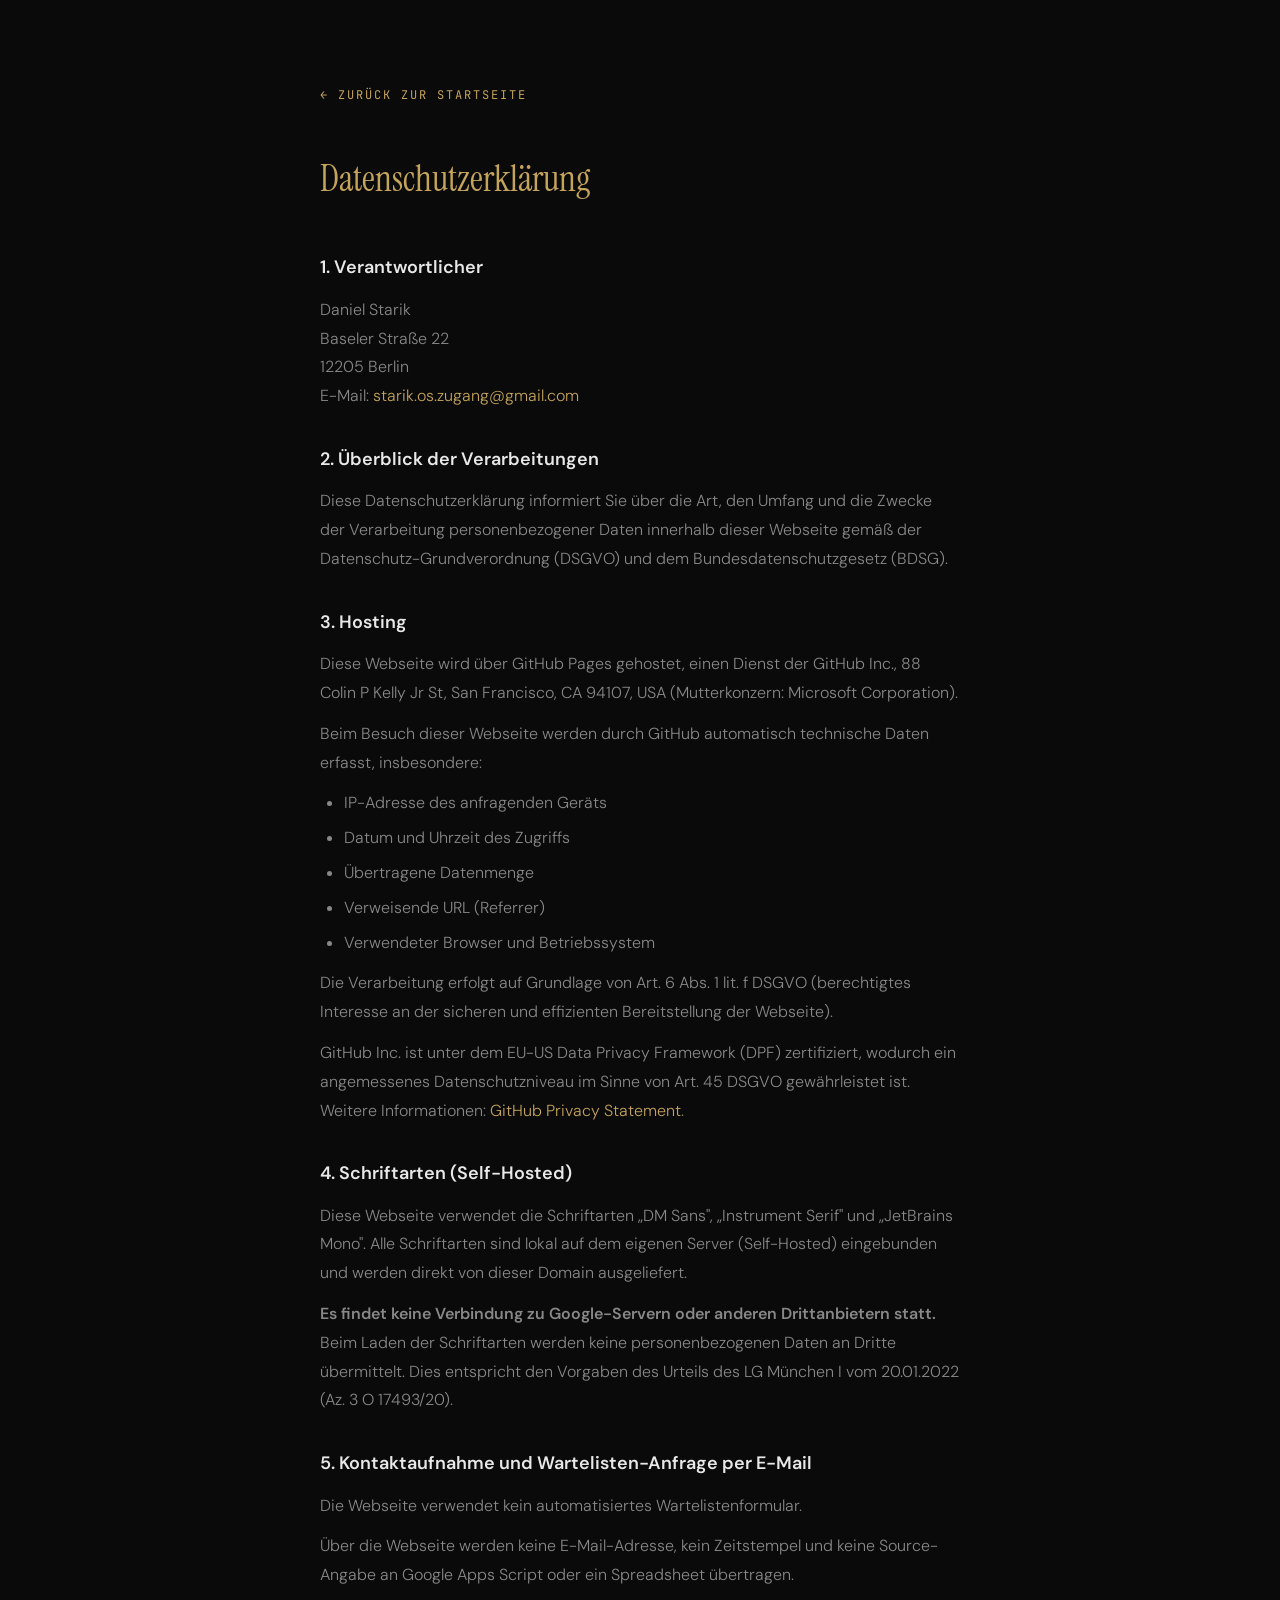
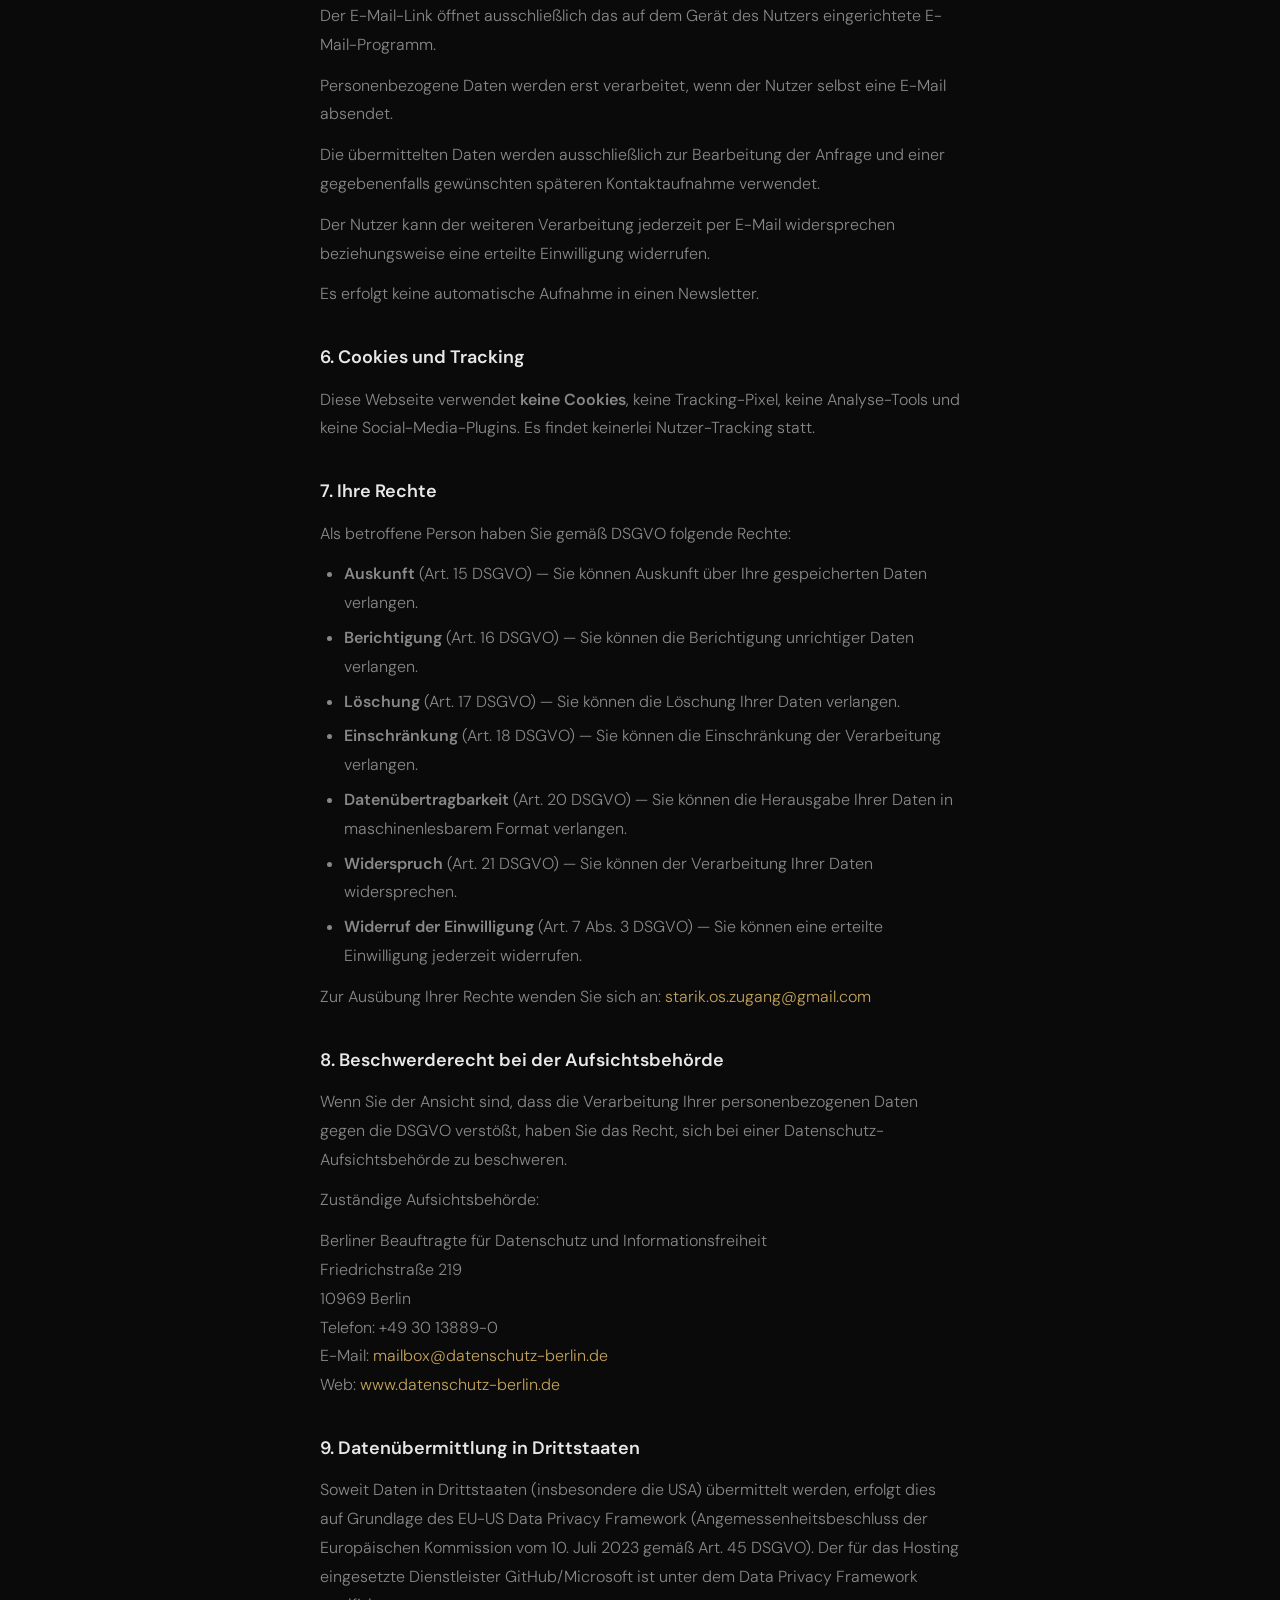
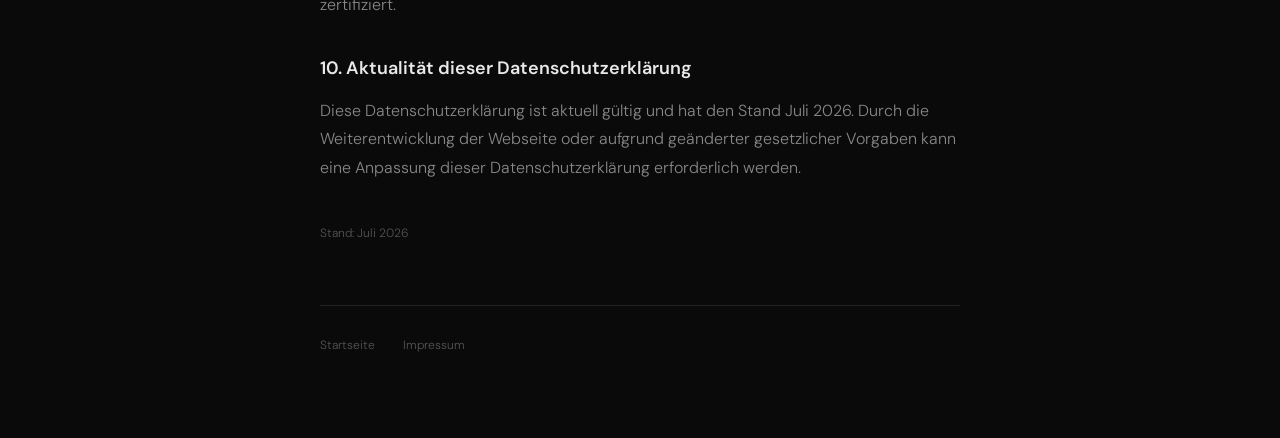
<file: datenschutz.html>
<!DOCTYPE html>
<html lang="de">
<head>
<meta charset="UTF-8">
<meta name="viewport" content="width=device-width, initial-scale=1.0">
<meta name="robots" content="noindex, nofollow, noarchive">
<title>Datenschutzerklärung — S.T.A.R.I.K. OS</title>
<link rel="icon" href="data:image/svg+xml,<svg xmlns='http://www.w3.org/2000/svg' viewBox='0 0 100 100'><text y='.9em' font-size='90'>◇</text></svg>">
<style>
@font-face { font-family: 'DM Sans'; font-style: normal; font-weight: 300; font-display: swap; src: url('./fonts/dm-sans-300.woff2') format('woff2'); }
@font-face { font-family: 'DM Sans'; font-style: normal; font-weight: 400; font-display: swap; src: url('./fonts/dm-sans-400.woff2') format('woff2'); }
@font-face { font-family: 'DM Sans'; font-style: normal; font-weight: 600; font-display: swap; src: url('./fonts/dm-sans-600.woff2') format('woff2'); }
@font-face { font-family: 'Instrument Serif'; font-style: normal; font-weight: 400; font-display: swap; src: url('./fonts/instrument-serif-400.woff2') format('woff2'); }
@font-face { font-family: 'Instrument Serif'; font-style: italic; font-weight: 400; font-display: swap; src: url('./fonts/instrument-serif-400-italic.woff2') format('woff2'); }
@font-face { font-family: 'JetBrains Mono'; font-style: normal; font-weight: 400; font-display: swap; src: url('./fonts/jetbrains-mono-400.woff2') format('woff2'); }

:root {
  --bg: #0a0a0a; --surface: #111111; --border: #222222;
  --text: #e8e8e8; --text-dim: #888888; --text-tiny: #555555;
  --accent: #c4a35a;
}
* { margin: 0; padding: 0; box-sizing: border-box; }
body { font-family: 'DM Sans', sans-serif; background: var(--bg); color: var(--text); line-height: 1.8; font-size: 16px; font-weight: 300; }
.container { max-width: 720px; margin: 0 auto; padding: 80px 40px; }
h1 { font-family: 'Instrument Serif', serif; font-size: 36px; font-weight: 400; margin-bottom: 40px; color: var(--accent); }
h2 { font-size: 18px; font-weight: 600; margin-top: 32px; margin-bottom: 12px; color: var(--text); }
h3 { font-size: 15px; font-weight: 600; margin-top: 20px; margin-bottom: 8px; color: var(--text); }
p { color: var(--text-dim); margin-bottom: 12px; }
ul { color: var(--text-dim); margin-bottom: 12px; padding-left: 24px; }
li { margin-bottom: 6px; }
a { color: var(--accent); text-decoration: none; }
a:hover { text-decoration: underline; }
.back { display: inline-block; margin-bottom: 40px; font-family: 'JetBrains Mono', monospace; font-size: 12px; letter-spacing: 2px; text-transform: uppercase; color: var(--accent); text-decoration: none; }
.back:hover { text-decoration: underline; }
.footer-links { margin-top: 60px; padding-top: 24px; border-top: 1px solid var(--border); }
.footer-links a { color: var(--text-tiny); font-size: 12px; margin-right: 24px; }
.footer-links a:hover { color: var(--accent); }
</style>
</head>
<body>
<div class="container">
  <a href="index.html" class="back">← Zurück zur Startseite</a>

  <h1>Datenschutzerklärung</h1>

  <!-- 1. VERANTWORTLICHER -->
  <h2>1. Verantwortlicher</h2>
  <p>
    Daniel Starik<br>
    Baseler Straße 22<br>
    12205 Berlin<br>
    E-Mail: <a href="mailto:starik.os.zugang@gmail.com">starik.os.zugang@gmail.com</a>
  </p>

  <!-- 2. ÜBERBLICK -->
  <h2>2. Überblick der Verarbeitungen</h2>
  <p>Diese Datenschutzerklärung informiert Sie über die Art, den Umfang und die Zwecke der Verarbeitung personenbezogener Daten innerhalb dieser Webseite gemäß der Datenschutz-Grundverordnung (DSGVO) und dem Bundesdatenschutzgesetz (BDSG).</p>

  <!-- 3. HOSTING -->
  <h2>3. Hosting</h2>
  <p>Diese Webseite wird über GitHub Pages gehostet, einen Dienst der GitHub Inc., 88 Colin P Kelly Jr St, San Francisco, CA 94107, USA (Mutterkonzern: Microsoft Corporation).</p>
  <p>Beim Besuch dieser Webseite werden durch GitHub automatisch technische Daten erfasst, insbesondere:</p>
  <ul>
    <li>IP-Adresse des anfragenden Geräts</li>
    <li>Datum und Uhrzeit des Zugriffs</li>
    <li>Übertragene Datenmenge</li>
    <li>Verweisende URL (Referrer)</li>
    <li>Verwendeter Browser und Betriebssystem</li>
  </ul>
  <p>Die Verarbeitung erfolgt auf Grundlage von Art. 6 Abs. 1 lit. f DSGVO (berechtigtes Interesse an der sicheren und effizienten Bereitstellung der Webseite).</p>
  <p>GitHub Inc. ist unter dem EU-US Data Privacy Framework (DPF) zertifiziert, wodurch ein angemessenes Datenschutzniveau im Sinne von Art. 45 DSGVO gewährleistet ist. Weitere Informationen: <a href="https://docs.github.com/en/site-policy/privacy-policies/github-general-privacy-statement" target="_blank" rel="noopener noreferrer">GitHub Privacy Statement</a>.</p>

  <!-- 4. SCHRIFTARTEN -->
  <h2>4. Schriftarten (Self-Hosted)</h2>
  <p>Diese Webseite verwendet die Schriftarten „DM Sans", „Instrument Serif" und „JetBrains Mono". Alle Schriftarten sind lokal auf dem eigenen Server (Self-Hosted) eingebunden und werden direkt von dieser Domain ausgeliefert.</p>
  <p><strong>Es findet keine Verbindung zu Google-Servern oder anderen Drittanbietern statt.</strong> Beim Laden der Schriftarten werden keine personenbezogenen Daten an Dritte übermittelt. Dies entspricht den Vorgaben des Urteils des LG München I vom 20.01.2022 (Az. 3 O 17493/20).</p>

  <!-- 5. WARTELISTE -->
  <h2>5. Kontaktaufnahme und Wartelisten-Anfrage per E-Mail</h2>
  <p>Die Webseite verwendet kein automatisiertes Wartelistenformular.</p>
  <p>Über die Webseite werden keine E-Mail-Adresse, kein Zeitstempel und keine Source-Angabe an Google Apps Script oder ein Spreadsheet übertragen.</p>
  <p>Der E-Mail-Link öffnet ausschließlich das auf dem Gerät des Nutzers eingerichtete E-Mail-Programm.</p>
  <p>Personenbezogene Daten werden erst verarbeitet, wenn der Nutzer selbst eine E-Mail absendet.</p>
  <p>Die übermittelten Daten werden ausschließlich zur Bearbeitung der Anfrage und einer gegebenenfalls gewünschten späteren Kontaktaufnahme verwendet.</p>
  <p>Der Nutzer kann der weiteren Verarbeitung jederzeit per E-Mail widersprechen beziehungsweise eine erteilte Einwilligung widerrufen.</p>
  <p>Es erfolgt keine automatische Aufnahme in einen Newsletter.</p>

  <!-- 6. COOKIES -->
  <h2>6. Cookies und Tracking</h2>
  <p>Diese Webseite verwendet <strong>keine Cookies</strong>, keine Tracking-Pixel, keine Analyse-Tools und keine Social-Media-Plugins. Es findet keinerlei Nutzer-Tracking statt.</p>

  <!-- 7. IHRE RECHTE -->
  <h2>7. Ihre Rechte</h2>
  <p>Als betroffene Person haben Sie gemäß DSGVO folgende Rechte:</p>
  <ul>
    <li><strong>Auskunft</strong> (Art. 15 DSGVO) — Sie können Auskunft über Ihre gespeicherten Daten verlangen.</li>
    <li><strong>Berichtigung</strong> (Art. 16 DSGVO) — Sie können die Berichtigung unrichtiger Daten verlangen.</li>
    <li><strong>Löschung</strong> (Art. 17 DSGVO) — Sie können die Löschung Ihrer Daten verlangen.</li>
    <li><strong>Einschränkung</strong> (Art. 18 DSGVO) — Sie können die Einschränkung der Verarbeitung verlangen.</li>
    <li><strong>Datenübertragbarkeit</strong> (Art. 20 DSGVO) — Sie können die Herausgabe Ihrer Daten in maschinenlesbarem Format verlangen.</li>
    <li><strong>Widerspruch</strong> (Art. 21 DSGVO) — Sie können der Verarbeitung Ihrer Daten widersprechen.</li>
    <li><strong>Widerruf der Einwilligung</strong> (Art. 7 Abs. 3 DSGVO) — Sie können eine erteilte Einwilligung jederzeit widerrufen.</li>
  </ul>
  <p>Zur Ausübung Ihrer Rechte wenden Sie sich an: <a href="mailto:starik.os.zugang@gmail.com">starik.os.zugang@gmail.com</a></p>

  <!-- 8. AUFSICHTSBEHÖRDE -->
  <h2>8. Beschwerderecht bei der Aufsichtsbehörde</h2>
  <p>Wenn Sie der Ansicht sind, dass die Verarbeitung Ihrer personenbezogenen Daten gegen die DSGVO verstößt, haben Sie das Recht, sich bei einer Datenschutz-Aufsichtsbehörde zu beschweren.</p>
  <p>Zuständige Aufsichtsbehörde:</p>
  <p>
    Berliner Beauftragte für Datenschutz und Informationsfreiheit<br>
    Friedrichstraße 219<br>
    10969 Berlin<br>
    Telefon: +49 30 13889-0<br>
    E-Mail: <a href="mailto:mailbox@datenschutz-berlin.de">mailbox@datenschutz-berlin.de</a><br>
    Web: <a href="https://www.datenschutz-berlin.de" target="_blank" rel="noopener noreferrer">www.datenschutz-berlin.de</a>
  </p>

  <!-- 9. DRITTSTAATEN -->
  <h2>9. Datenübermittlung in Drittstaaten</h2>
  <p>Soweit Daten in Drittstaaten (insbesondere die USA) übermittelt werden, erfolgt dies auf Grundlage des EU-US Data Privacy Framework (Angemessenheitsbeschluss der Europäischen Kommission vom 10. Juli 2023 gemäß Art. 45 DSGVO). Der für das Hosting eingesetzte Dienstleister GitHub/Microsoft ist unter dem Data Privacy Framework zertifiziert.</p>

  <!-- 10. AKTUALITÄT -->
  <h2>10. Aktualität dieser Datenschutzerklärung</h2>
  <p>Diese Datenschutzerklärung ist aktuell gültig und hat den Stand Juli 2026. Durch die Weiterentwicklung der Webseite oder aufgrund geänderter gesetzlicher Vorgaben kann eine Anpassung dieser Datenschutzerklärung erforderlich werden.</p>

  <p style="margin-top: 40px; color: var(--text-tiny); font-size: 12px;">Stand: Juli 2026</p>

  <div class="footer-links">
    <a href="index.html">Startseite</a>
    <a href="impressum.html">Impressum</a>
  </div>
</div>
</body>
</html>
</file>
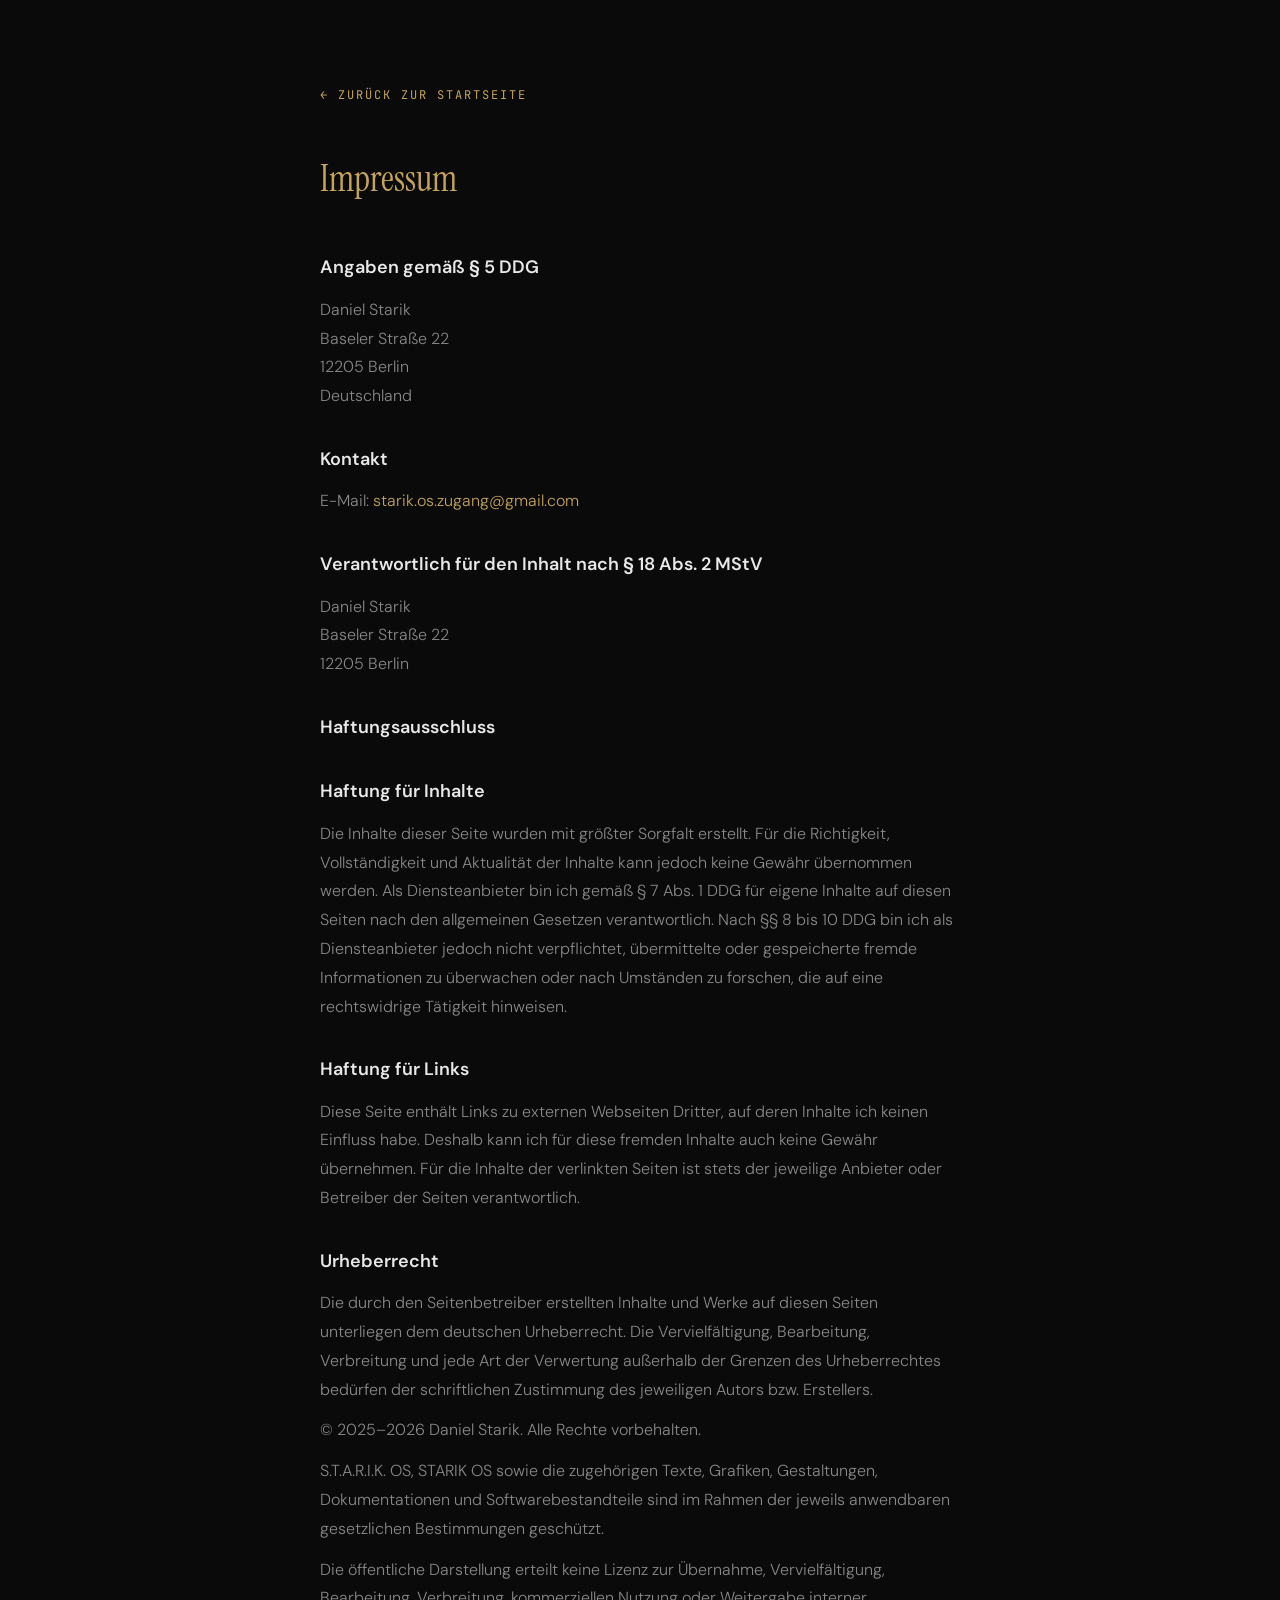
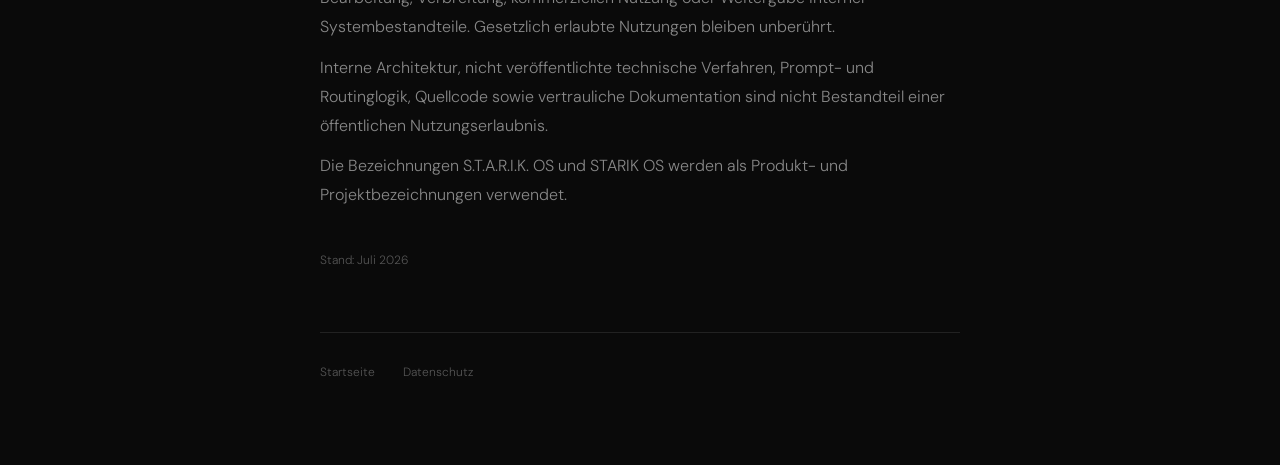
<file: impressum.html>
<!DOCTYPE html>
<html lang="de">
<head>
<meta charset="UTF-8">
<meta name="viewport" content="width=device-width, initial-scale=1.0">
<meta name="robots" content="noindex, nofollow, noarchive">
<title>Impressum — S.T.A.R.I.K. OS</title>
<link rel="icon" href="data:image/svg+xml,<svg xmlns='http://www.w3.org/2000/svg' viewBox='0 0 100 100'><text y='.9em' font-size='90'>◇</text></svg>">
<style>
@font-face { font-family: 'DM Sans'; font-style: normal; font-weight: 300; font-display: swap; src: url('./fonts/dm-sans-300.woff2') format('woff2'); }
@font-face { font-family: 'DM Sans'; font-style: normal; font-weight: 400; font-display: swap; src: url('./fonts/dm-sans-400.woff2') format('woff2'); }
@font-face { font-family: 'DM Sans'; font-style: normal; font-weight: 600; font-display: swap; src: url('./fonts/dm-sans-600.woff2') format('woff2'); }
@font-face { font-family: 'Instrument Serif'; font-style: normal; font-weight: 400; font-display: swap; src: url('./fonts/instrument-serif-400.woff2') format('woff2'); }
@font-face { font-family: 'Instrument Serif'; font-style: italic; font-weight: 400; font-display: swap; src: url('./fonts/instrument-serif-400-italic.woff2') format('woff2'); }
@font-face { font-family: 'JetBrains Mono'; font-style: normal; font-weight: 400; font-display: swap; src: url('./fonts/jetbrains-mono-400.woff2') format('woff2'); }

:root {
  --bg: #0a0a0a; --surface: #111111; --border: #222222;
  --text: #e8e8e8; --text-dim: #888888; --text-tiny: #555555;
  --accent: #c4a35a;
}
* { margin: 0; padding: 0; box-sizing: border-box; }
body { font-family: 'DM Sans', sans-serif; background: var(--bg); color: var(--text); line-height: 1.8; font-size: 16px; font-weight: 300; }
.container { max-width: 720px; margin: 0 auto; padding: 80px 40px; }
h1 { font-family: 'Instrument Serif', serif; font-size: 36px; font-weight: 400; margin-bottom: 40px; color: var(--accent); }
h2 { font-size: 18px; font-weight: 600; margin-top: 32px; margin-bottom: 12px; color: var(--text); }
p { color: var(--text-dim); margin-bottom: 12px; }
a { color: var(--accent); text-decoration: none; }
a:hover { text-decoration: underline; }
.back { display: inline-block; margin-bottom: 40px; font-family: 'JetBrains Mono', monospace; font-size: 12px; letter-spacing: 2px; text-transform: uppercase; color: var(--accent); text-decoration: none; }
.back:hover { text-decoration: underline; }
.footer-links { margin-top: 60px; padding-top: 24px; border-top: 1px solid var(--border); }
.footer-links a { color: var(--text-tiny); font-size: 12px; margin-right: 24px; }
.footer-links a:hover { color: var(--accent); }
</style>
</head>
<body>
<div class="container">
  <a href="index.html" class="back">← Zurück zur Startseite</a>

  <h1>Impressum</h1>

  <h2>Angaben gemäß § 5 DDG</h2>
  <p>
    Daniel Starik<br>
    Baseler Straße 22<br>
    12205 Berlin<br>
    Deutschland
  </p>

  <h2>Kontakt</h2>
  <p>
    E-Mail: <a href="mailto:starik.os.zugang@gmail.com">starik.os.zugang@gmail.com</a>
  </p>

  <h2>Verantwortlich für den Inhalt nach § 18 Abs. 2 MStV</h2>
  <p>
    Daniel Starik<br>
    Baseler Straße 22<br>
    12205 Berlin
  </p>

  <h2>Haftungsausschluss</h2>

  <h2>Haftung für Inhalte</h2>
  <p>Die Inhalte dieser Seite wurden mit größter Sorgfalt erstellt. Für die Richtigkeit, Vollständigkeit und Aktualität der Inhalte kann jedoch keine Gewähr übernommen werden. Als Diensteanbieter bin ich gemäß § 7 Abs. 1 DDG für eigene Inhalte auf diesen Seiten nach den allgemeinen Gesetzen verantwortlich. Nach §§ 8 bis 10 DDG bin ich als Diensteanbieter jedoch nicht verpflichtet, übermittelte oder gespeicherte fremde Informationen zu überwachen oder nach Umständen zu forschen, die auf eine rechtswidrige Tätigkeit hinweisen.</p>

  <h2>Haftung für Links</h2>
  <p>Diese Seite enthält Links zu externen Webseiten Dritter, auf deren Inhalte ich keinen Einfluss habe. Deshalb kann ich für diese fremden Inhalte auch keine Gewähr übernehmen. Für die Inhalte der verlinkten Seiten ist stets der jeweilige Anbieter oder Betreiber der Seiten verantwortlich.</p>

  <h2>Urheberrecht</h2>
  <p>Die durch den Seitenbetreiber erstellten Inhalte und Werke auf diesen Seiten unterliegen dem deutschen Urheberrecht. Die Vervielfältigung, Bearbeitung, Verbreitung und jede Art der Verwertung außerhalb der Grenzen des Urheberrechtes bedürfen der schriftlichen Zustimmung des jeweiligen Autors bzw. Erstellers.</p>
  <p>© 2025–2026 Daniel Starik. Alle Rechte vorbehalten.</p>
  <p>S.T.A.R.I.K. OS, STARIK OS sowie die zugehörigen Texte, Grafiken, Gestaltungen, Dokumentationen und Softwarebestandteile sind im Rahmen der jeweils anwendbaren gesetzlichen Bestimmungen geschützt.</p>
  <p>Die öffentliche Darstellung erteilt keine Lizenz zur Übernahme, Vervielfältigung, Bearbeitung, Verbreitung, kommerziellen Nutzung oder Weitergabe interner Systembestandteile. Gesetzlich erlaubte Nutzungen bleiben unberührt.</p>
  <p>Interne Architektur, nicht veröffentlichte technische Verfahren, Prompt- und Routinglogik, Quellcode sowie vertrauliche Dokumentation sind nicht Bestandteil einer öffentlichen Nutzungserlaubnis.</p>
  <p>Die Bezeichnungen S.T.A.R.I.K. OS und STARIK OS werden als Produkt- und Projektbezeichnungen verwendet.</p>

  <p style="margin-top: 40px; color: var(--text-tiny); font-size: 12px;">Stand: Juli 2026</p>

  <div class="footer-links">
    <a href="index.html">Startseite</a>
    <a href="datenschutz.html">Datenschutz</a>
  </div>
</div>
</body>
</html>
</file>
